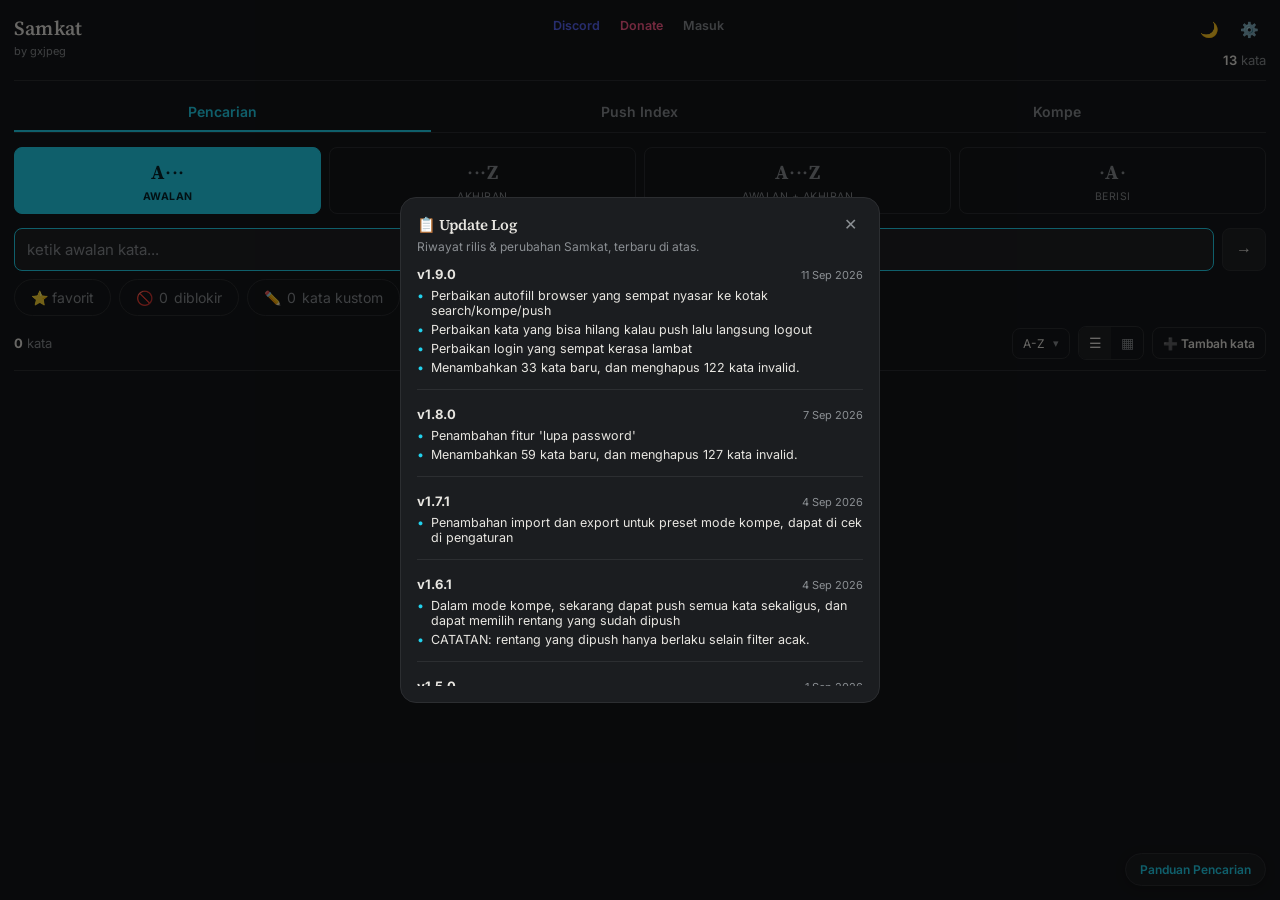
<file: index.html>
<!DOCTYPE html>
<html lang="id">

<head>
  <meta charset="UTF-8">
  <meta name="viewport" content="width=device-width, initial-scale=1.0, viewport-fit=cover">

    <title>Samkat – Sambung Kata | Cheatsheet roblox map sambung kata  </title>
  <meta name="description"
    content="Samkat, kamus referensi kata Bahasa Indonesia buat nyari & nyontek jawaban di map Roblox Sambung Kata.">
  <meta name="keywords"
    content="samkat, sambung kata, roblox sambung kata, cari kata awalan, cari kata akhiran, kamus kata indonesia, tts, scrabble indonesia, push index">
  <meta name="author" content="gxjpeg">
  <meta name="robots" content="index, follow">
  <link rel="canonical" href="https://sambungkata.gxjpeg.workers.dev/">

    <link rel="icon" type="image/png" href="assets/gx.png">
  <link rel="apple-touch-icon" href="assets/gx.png">

    <meta property="og:type" content="website">
  <meta property="og:site_name" content="Samkat">
  <meta property="og:title" content="Samkat – Cari Kata Awalan & Akhiran buat Sambung Kata">
  <meta property="og:description"
    content="Samkat, kamus referensi kata Bahasa Indonesia buat nyari & nyontek jawaban di map Roblox Sambung Kata.">
  <meta property="og:image" content="https://sambungkata.gxjpeg.workers.dev/assets/gx.png">
  <meta property="og:url" content="https://sambungkata.gxjpeg.workers.dev/">
  <meta property="og:locale" content="id_ID">

    <meta name="twitter:card" content="summary">
  <meta name="twitter:title" content="Samkat – Cari Kata Awalan & Akhiran buat Sambung Kata">
  <meta name="twitter:description"
    content="Samkat, kamus referensi kata Bahasa Indonesia buat nyari & nyontek jawaban di map Roblox Sambung Kata.">
  <meta name="twitter:image" content="https://sambungkata.gxjpeg.workers.dev/assets/gx.png">

    <script type="application/ld+json">
  {
    "@context": "https://schema.org",
    "@type": "WebApplication",
    "name": "Samkat",
    "url": "https://sambungkata.gxjpeg.workers.dev/",
    "description": "Samkat, kamus referensi kata Bahasa Indonesia buat nyari & nyontek jawaban di map Roblox Sambung Kata.",
    "applicationCategory": "UtilityApplication",
    "operatingSystem": "Any",
    "author": {
      "@type": "Person",
      "name": "gxjpeg"
    },
    "offers": {
      "@type": "Offer",
      "price": "0",
      "priceCurrency": "IDR"
    }
  }
  </script>

  <link rel="preconnect" href="https://fonts.googleapis.com">
  <link rel="preconnect" href="https://fonts.gstatic.com" crossorigin>
  <link
    href="https://fonts.googleapis.com/css2?family=Source+Serif+4:opsz,wght@8..60,400;8..60,600&amp;family=Merriweather:wght@400;700&amp;family=Playfair+Display:wght@400;600;700&amp;family=Lora:wght@400;500;600&amp;family=PT+Serif:wght@400;700&amp;family=Inter:wght@400;500;600&amp;family=Montserrat:wght@400;500;600&amp;family=Poppins:wght@400;500;600&amp;family=Roboto:wght@400;500;600&amp;family=Nunito:wght@400;500;600;700&amp;family=JetBrains+Mono:wght@400;500;600&amp;family=Roboto+Mono:wght@400;500;600&amp;family=Space+Mono:wght@400;700&amp;family=Fira+Code:wght@400;500;600&amp;family=Baloo+2:wght@500;600;700&amp;family=Quicksand:wght@500;600;700&amp;family=Comfortaa:wght@500;600;700&amp;family=Varela+Round&amp;family=Fredoka:wght@500;600;700&amp;display=swap"
    rel="stylesheet">
  <link rel="stylesheet" href="css/style.css?v=202608141">
</head>

<body data-theme="dark">
  <main>
  <div class="shell">

    <div class="header">
  <div class="brand">
    <h1>Samkat</h1>
    <span>by gxjpeg</span>
  </div>
  <div class="header-nav">
    <a href="https://discord.gg/zrcrBNJwX" target="_blank" rel="noopener" class="header-nav-link discord-link">Discord</a>
    <a href="https://saweria.co/gxjpeg" target="_blank" rel="noopener" class="header-nav-link donate-link">Donate</a>
    <button class="header-nav-link auth-link" id="authOpenBtn">Masuk</button>
  </div>
  <div class="header-actions">
    <div class="header-icons">
      <button class="icon-btn" id="themeToggle" title="Ganti tema">🌙</button>
      <button class="icon-btn" id="dbToggle" title="Kelola kamus">⚙️</button>
    </div>
    <div class="word-total"><b id="totalWordCount">0</b> kata</div>
  </div>
</div>

    <div class="tabs">
      <div class="tab active" data-tab="pencarian">Pencarian</div>
      <div class="tab" data-tab="push">Push Index</div>
      <div class="tab" data-tab="kompe">Kompe</div>
    </div>

    <section class="push-view" id="pushView">
      <div class="push-input-row">
        <div class="input-wrap">
          <input type="text" id="pushAwalanInput" autocomplete="off" placeholder="a...">
        </div>
        <span class="push-input-sep">–</span>
        <div class="input-wrap">
          <input type="text" id="pushAkhiranInput" autocomplete="off" placeholder="...z">
        </div>
      </div>
      <div class="index-group">
        <div class="index-group-head">
          <div class="index-group-title">Awalan</div><button class="index-clear" data-clear-index="start">hapus
            pilihan</button>
        </div>
        <div class="index-grid" id="startIndexGrid"></div>
      </div>
      <div class="index-group">
        <div class="index-group-head">
          <div class="index-group-title">Akhiran</div><button class="index-clear" data-clear-index="end">hapus
            pilihan</button>
        </div>
        <div class="index-grid" id="endIndexGrid"></div>
      </div>
      <div class="push-global-row">
        <span class="push-global-summary" id="pushGlobalSummary"><b>0</b>/0 index terpush | 0%</span>
      </div>
      <div class="push-word-toolbar">
        <div class="push-word-count" id="pushWordCount">Pilih awalan atau akhiran</div>
        <div class="toolbar-right">
          <div class="view-toggle" id="pushViewToggle">
            <button data-pv="list" class="active" title="List">☰</button>
            <button data-pv="grid" title="Grid">▦</button>
          </div>
          <div class="custom-select" id="pushSortSelect">
            <button type="button" class="custom-select-trigger">
              <span class="custom-select-trigger-label">A-Z</span>
              <span class="custom-select-chevron">▾</span>
            </button>
            <div class="custom-select-dropdown">
              <button type="button" class="custom-select-option" data-value="random">Acak</button>
              <button type="button" class="custom-select-option active" data-value="az">A-Z</button>
              <button type="button" class="custom-select-option" data-value="za">Z-A</button>
              <button type="button" class="custom-select-option" data-value="short">Terpendek</button>
              <button type="button" class="custom-select-option" data-value="long">Terpanjang</button>
            </div>
          </div>
          <button class="push-undo-btn" id="pushUndoBtn" disabled title="Batalin push terakhir (bisa 1 kata atau banyak sekaligus)">↩ Undo</button>
        </div>
      </div>
      <div class="push-batch-toolbar">
        <button class="push-batch-btn" id="pushAllBtn">Push Semua</button>
        <button class="push-batch-btn" id="pushRangeToggleBtn">Pilih Rentang</button>
      </div>
      <div class="push-range-info" id="pushRangeInfo" style="display:none;">
        <span id="pushRangeInfoText">Tap kata pertama buat mulai milih rentang</span>
        <div class="push-range-info-actions">
          <button class="push-batch-btn primary" id="pushRangeConfirmBtn" disabled>Push yang Dipilih</button>
          <button class="push-batch-btn ghost" id="pushRangeCancelBtn">Batal</button>
        </div>
      </div>
      <div class="push-words" id="pushWords"></div>
    </section>

    <section class="kompe-view" id="kompeView">
      <div class="kompe-modes">
        <button class="kompe-mode active" data-kompe-mode="normal">Mode Normal</button>
        <button class="kompe-mode" data-kompe-mode="brutal">Mode Brutal</button>
        <button class="kompe-mode" data-kompe-mode="trap">Trap</button>
      </div>
    
      <div class="input-wrap kompe-search" id="kompeSearchWrap">
        <input type="text" id="kompeSearchInput" autocomplete="off" placeholder="a...">
      </div>
    
      <div class="kompe-actions">
        <button class="kompe-btn" id="kompeBukaPresetBtn">Preset</button>
        <button class="kompe-btn" id="kompeBuatGrupBtn">Buat Grup</button>
        <button class="kompe-btn" id="kompeKelolaTrapBtn" style="display:none;">Kelola Trap Word</button>
        <div class="kompe-actions-right">
          <button class="kompe-btn ghost danger" id="kompeResetBtn">Reset</button>
        </div>
      </div>
      <div class="kompe-preset-current-label" id="kompePresetCurrentLabel" style="margin:-8px 0 12px;"></div>
    
      <div class="kompe-board" id="kompeBoard">
        <div class="kompe-col kompe-groups">
          <div class="kompe-col-title">Grup Trap</div>
          <div class="kompe-group-list" id="kompeGroupList"></div>
        </div>
      
        <div class="kompe-content" id="kompeContent">
          <div class="kompe-content-split">
            <div class="kompe-content-col">
              <div class="kompe-col-title">Rekomendasi Jawaban</div>
              <div class="kompe-word-list" id="kompeWordList"></div>
            </div>
            <div class="kompe-content-col">
              <div class="kompe-col-title">Trigger Trap</div>
              <div class="kompe-word-list kompe-trigger-list" id="kompeTriggerList"></div>
            </div>
          </div>
        </div>
      </div>

      <div class="kompe-trap-panel" id="kompeTrapPanel" style="display:none;">
        <p class="hint" style="margin-bottom:10px;">Cari kandidat trap baru: suffix yang punya banyak trigger tapi dikit counter/solve. Ga menjamin bakal spawn di in-game.</p>

        <div class="kompe-trap-length-row" id="trapLengthRow">
          <button class="kompe-trap-len-btn" data-trap-len="2">2 huruf</button>
          <button class="kompe-trap-len-btn" data-trap-len="3">3 huruf</button>
          <button class="kompe-trap-len-btn" data-trap-len="4">4 huruf</button>
          <button class="kompe-trap-len-btn active" data-trap-len="5">5 huruf</button>
        </div>

        <div class="kompe-trap-filter-grid">
          <div class="kompe-trap-filter-field">
            <label for="trapTriggerMin">Trigger Min</label>
            <input type="number" id="trapTriggerMin" min="0" placeholder="bebas">
          </div>
          <div class="kompe-trap-filter-field">
            <label for="trapTriggerMax">Trigger Max</label>
            <input type="number" id="trapTriggerMax" min="0" placeholder="bebas">
          </div>
          <div class="kompe-trap-filter-field">
            <label for="trapCounterMin">Solve Min</label>
            <input type="number" id="trapCounterMin" min="0" placeholder="bebas">
          </div>
          <div class="kompe-trap-filter-field">
            <label for="trapCounterMax">Solve Max</label>
            <input type="number" id="trapCounterMax" min="0" placeholder="bebas">
          </div>
        </div>

        <div class="kompe-trap-summary" id="trapResultSummary">Atur filter di atas buat mulai...</div>
        <div class="kompe-trap-results" id="trapResults"></div>
      </div>
    </section>

    <div class="search-section segment" id="filterSegment">
      <button data-mode="awalan" class="active">
        <span class="seg-pattern"><span class="seg-fill">A</span>···</span>
        <span class="seg-label">Awalan</span>
      </button>
      <button data-mode="akhiran">
        <span class="seg-pattern">···<span class="seg-fill">Z</span></span>
        <span class="seg-label">Akhiran</span>
      </button>
      <button data-mode="both">
        <span class="seg-pattern"><span class="seg-fill">A</span>···<span class="seg-fill">Z</span></span>
        <span class="seg-label">awalan + akhiran</span>
      </button>
      <button data-mode="mengandung">
        <span class="seg-pattern">·<span class="seg-fill">A</span>·</span>
        <span class="seg-label">Berisi</span>
      </button>
    </div>

    <div class="search-section input-row" id="inputRow"></div>

    <div class="search-section chip-row">
      <div class="chip" id="favChip">⭐ favorit</div>
      <div class="chip blocked-chip" id="blockedChip">🚫 <span id="blockedCount">0</span> diblokir</div>
      <div class="chip custom-chip" id="customWordsChip">✏️ <span id="customWordsCount">0</span> kata kustom</div>
    </div>

    <div class="search-section toolbar">
      <div class="result-count"><b id="resultCount">0</b> kata</div>
      <div class="toolbar-right">
        <div class="custom-select" id="sortSelect" aria-label="Urutkan hasil">
          <button type="button" class="custom-select-trigger">
            <span class="custom-select-trigger-label">A-Z</span>
            <span class="custom-select-chevron">▾</span>
          </button>
          <div class="custom-select-dropdown">
            <button type="button" class="custom-select-option" data-value="random">Acak</button>
            <button type="button" class="custom-select-option active" data-value="az">A-Z</button>
            <button type="button" class="custom-select-option" data-value="za">Z-A</button>
            <button type="button" class="custom-select-option" data-value="short">Terpendek</button>
            <button type="button" class="custom-select-option" data-value="long">Terpanjang</button>
          </div>
        </div>
        <div class="view-toggle">
          <button data-view="list" class="active" title="List">☰</button>
          <button data-view="grid" title="Grid">▦</button>
        </div>
        <button class="add-word-btn" id="addWordBtn">➕ Tambah kata</button>
      </div>
    </div>

    <div class="search-section results list" id="results"></div>
  </div>

  <div class="modal-overlay" id="blockedModal">
    <div class="modal">
      <button class="modal-close" id="closeBlockedModal">✕</button>
      <h3>🚫 Kata Diblokir</h3>
      <p class="hint">Kata yang diblokir disembunyikan dari hasil pencarian.</p>
      <button class="push-reset" id="unblockAllLocalBtn" style="width:100%; margin-bottom:10px;">🗑️ Batalkan Semua Blokiran</button>
      <div class="blocked-list" id="blockedList"></div>
      <p class="data-disclosure">Kata yang kamu blokir/tambahkan membantu kami menyempurnakan kamus.</p>
    </div>
  </div>

  <div class="modal-overlay" id="dbModal">
    <div class="modal">
      <button class="modal-close" id="closeDbModal">✕</button>
      <h3>⚙️ Kelola Kamus</h3>
      <p class="hint">Import kamus lengkap atau progress push index kamu di sini.</p>
      <div class="blocked-list">
        <details class="settings-section">
          <summary class="settings-section-label">Statistik <span class="settings-section-chevron">▾</span></summary>
          <div class="settings-section-body">
            <div class="blocked-item"><span>Total kata</span><b class="mono" id="dbTotal">0</b></div>
            <div class="blocked-item"><span>Favorit</span><b class="mono" id="dbFav">0</b></div>
            <div class="blocked-item"><span>Diblokir</span><b class="mono" id="dbBlocked">0</b></div>
            <div class="blocked-item"><span>Sudah dipush</span><b class="mono" id="dbPushed">0</b></div>
          </div>
        </details>

        <details class="settings-section" open>
          <summary class="settings-section-label">Tampilan <span class="settings-section-chevron">▾</span></summary>
          <div class="settings-section-body">
            <div class="blocked-item" style="flex-direction:column; align-items:stretch; gap:8px; padding:12px 2px;">
              <span>Warna aksen</span>
              <div class="custom-select" id="accentColorSelect" style="width:100%;">
                <button type="button" class="custom-select-trigger">
                  <span class="custom-select-trigger-label">Biru (default)</span>
                  <span class="custom-select-chevron">▾</span>
                </button>
                <div class="custom-select-dropdown">
                  <button type="button" class="custom-select-option active" data-value="biru">Biru (default)</button>
                  <button type="button" class="custom-select-option" data-value="pink">Pink</button>
                  <button type="button" class="custom-select-option" data-value="oren">Oren</button>
                  <button type="button" class="custom-select-option" data-value="hijau">Hijau</button>
                  <button type="button" class="custom-select-option" data-value="kuning">Kuning</button>
                  <button type="button" class="custom-select-option" data-value="ungu">Ungu</button>
                  <button type="button" class="custom-select-option" data-value="putih">Putih</button>
                  <button type="button" class="custom-select-option" data-value="abu">Abu-abu</button>
                </div>
              </div>
            </div>
            <div class="blocked-item" style="flex-direction:column; align-items:stretch; gap:8px; padding:12px 2px;">
              <span>Warna background</span>
              <div class="custom-select" id="bgModeSelect" style="width:100%;">
                <button type="button" class="custom-select-trigger">
                  <span class="custom-select-trigger-label">Default</span>
                  <span class="custom-select-chevron">▾</span>
                </button>
                <div class="custom-select-dropdown">
                  <button type="button" class="custom-select-option active" data-value="default">Default</button>
                  <button type="button" class="custom-select-option" data-value="warna">Ikuti warna pilihan</button>
                </div>
              </div>
            </div>
            <div class="blocked-item" style="flex-direction:column; align-items:stretch; gap:8px; padding:12px 2px;">
              <span>Font kata</span>
              <div class="font-picker" id="fontPicker">
                <button type="button" class="font-picker-trigger" id="fontPickerTrigger">
                  <span class="font-picker-trigger-name" id="fontPickerTriggerName">Source Serif 4</span>
                  <span class="font-picker-trigger-type" id="fontPickerTriggerType">Serif</span>
                  <span class="font-picker-chevron">▾</span>
                </button>
                <div class="font-picker-dropdown" id="fontPickerDropdown"></div>
              </div>
              <div class="font-picker-preview" id="fontPickerPreview"><b>Contoh tampilan</b>kucing lompat pagar</div>
            </div>
          </div>
        </details>

        <details class="settings-section">
          <summary class="settings-section-label">Preferensi <span class="settings-section-chevron">▾</span></summary>
          <div class="settings-section-body">
            <div class="blocked-item">
              <span>Tampilkan tombol panduan mengambang</span>
              <label class="switch-toggle">
                <input type="checkbox" id="guideToggleCheckbox" checked>
                <span class="switch-slider"></span>
              </label>
            </div>
            <div class="blocked-item">
              <span>Tampilkan tombol push di mode pencarian</span>
              <label class="switch-toggle">
                <input type="checkbox" id="searchPushToggleCheckbox">
                <span class="switch-slider"></span>
              </label>
            </div>
            <div class="blocked-item" style="flex-direction:column; align-items:stretch; gap:8px; padding:12px 2px;">
              <span>Ukuran tombol Push Index</span>
              <input type="range" id="tileSizeSlider" min="24" max="72" value="48" style="width:100%;">
            </div>
            <div class="blocked-item" style="flex-direction:column; align-items:stretch; gap:8px; padding:12px 2px;">
              <span>Ukuran teks kata</span>
              <input type="range" id="wordSizeSlider" min="12" max="28" value="20" style="width:100%;">
            </div>
          </div>
        </details>

        <details class="settings-section">
          <summary class="settings-section-label">Data <span class="settings-section-chevron">▾</span></summary>
          <div class="settings-section-body">
            <div class="blocked-item" style="flex-direction:column; align-items:stretch; gap:8px; padding:12px 2px;">
              <span>Kamus (kata) <span class="info-icon" id="importInfoIcon" title="Info">ⓘ</span></span>
              <div style="display:flex; gap:6px; flex-wrap:wrap;">
                <button id="importKamusBtn" class="io-btn">📥 Import</button>
                <button id="exportKamusJsonBtn" class="io-btn primary"> Export .json</button>
                <button id="exportKamusTxtBtn" class="io-btn"> Export .txt</button>
              </div>
            </div>
            <div class="blocked-item" style="flex-direction:column; align-items:stretch; gap:8px; padding:12px 2px;">
              <span>Progress Push</span>
              <div style="display:flex; gap:6px; flex-wrap:wrap;">
                <button id="importProgressBtn" class="io-btn">📥 Import</button>
                <button id="exportProgressJsonBtn" class="io-btn primary"> Export .json</button>
                <button id="exportProgressTxtBtn" class="io-btn"> Export .txt</button>
              </div>
            </div>
            <div class="blocked-item" style="flex-direction:column; align-items:stretch; gap:8px; padding:12px 2px;">
              <span>Trap (Preset Kompe)</span>
              <div style="display:flex; gap:6px; flex-wrap:wrap;">
                <button id="importTrapBtn" class="io-btn">📥 Import</button>
                <button id="exportTrapJsonBtn" class="io-btn primary"> Export .json</button>
              </div>
            </div>
            <div class="blocked-item" style="flex-direction:column; align-items:stretch; gap:8px; padding:12px 2px;">
              <span>Reset Index</span>
              <button class="push-reset" id="pushResetAll" style="width:100%;">Reset Index</button>
            </div>
          </div>
        </details>

        <details class="settings-section">
          <summary class="settings-section-label">Tentang <span class="settings-section-chevron">▾</span></summary>
          <div class="settings-section-body">
            <div class="blocked-item">
              <span>Versi Samkat</span>
              <span class="update-log-version-tag" id="currentVersionTag"></span>
            </div>
            <div class="blocked-item" style="padding-top:10px;">
              <button class="io-btn kompe-modal-submit" id="updateLogBtn" style="width:100%;">Lihat Update Log</button>
            </div>
          </div>
        </details>
      </div>
      <input type="file" id="importKamusFile" accept=".txt,.json" style="display:none;">
      <input type="file" id="importProgressFile" accept=".txt,.json" style="display:none;">
      <input type="file" id="importTrapFile" accept=".json" style="display:none;">
    </div>
  </div>

  <div class="modal-overlay" id="importInfoModal">
    <div class="modal">
      <button class="modal-close" id="closeImportInfoModal">✕</button>
      <h3>Import / Export Kamus &amp; Progress</h3>
      <h5>Kamus</h5>
      <p class="hint">File .txt (1 kata per baris) atau .json ({"indexedDB":{"words":[...]}} atau array kata). Kata baru
        digabung ke kamus yang ada.</p>
      <h5>Progress Push</h5>
      <p class="hint">File .txt (1 kata per baris) atau .json ({"pushedWords":[...]}). Dipakai buat mulihin atau
        nyambung progress push index kamu.</p>
    </div>
  </div>

  <div class="modal-overlay" id="addWordModal">
    <div class="modal">
      <button class="modal-close" id="closeAddWordModal">✕</button>
      <h3>➕ Tambah Kata</h3>
      <p class="hint">Kata baru bakal langsung masuk ke kamus dan kesimpen permanen.</p>
      <div class="input-wrap" style="margin-top:8px;">
        <input type="text" id="addWordInput" autocomplete="off" placeholder="ketik kata baru, tekan Enter buat nambahin..." maxlength="86">
      </div>
    </div>
  </div>

  <div class="modal-overlay" id="kompeGroupModal">
    <div class="modal">
      <button class="modal-close" id="closeKompeGroupModal">✕</button>
      <h3>➕ Buat Grup Trap</h3>
      <p class="hint">Pilih mode dulu, baru ketik kata/segmen trap-nya.</p>

      <div class="kompe-modal-section">
        <div class="kompe-modal-label">Mode</div>
        <div class="kompe-modal-mode-row">
          <button class="kompe-modal-mode-btn" data-modal-mode="normal">
            Normal
            <span class="kompe-modal-mode-sub">maks. 3 huruf</span>
          </button>
          <button class="kompe-modal-mode-btn" data-modal-mode="brutal">
            Brutal
            <span class="kompe-modal-mode-sub">maks. 5 huruf</span>
          </button>
        </div>
      </div>

      <div class="kompe-modal-section">
        <div class="kompe-modal-label">Segmen Trap</div>
        <div class="input-wrap kompe-modal-input-wrap">
          <input type="text" id="kompeModalInput" autocomplete="off" placeholder="pilih mode dulu..." disabled>
          <span class="kompe-modal-charcount" id="kompeModalCharCount"></span>
        </div>
      </div>

      <div class="kompe-modal-stats">
        <span>trigger : <b id="kompeModalTriggerCount">0</b></span>
        <span>counter : <b id="kompeModalCounterCount">0</b></span>
      </div>
      <div class="kompe-modal-preview">
        <div class="kompe-modal-col" id="kompeModalTriggerPreview"></div>
        <div class="kompe-modal-col" id="kompeModalCounterPreview"></div>
      </div>

      <div class="kompe-modal-section">
        <div class="kompe-modal-label">Weight (prioritas kata, 0-10000)</div>
        <div class="input-wrap">
          <input type="number" id="kompeModalWeight" min="0" max="10000" step="1" value="0" placeholder="0-10000">
        </div>
      </div>

      <button class="io-btn primary kompe-modal-submit" id="kompeModalSubmitBtn">Submit Grup</button>
    </div>
  </div>

  <div class="modal-overlay" id="kelolaTrapModal">
    <div class="modal">
      <button class="modal-close" id="closeKelolaTrapModal">✕</button>
      <h3>🪤 Kelola Trap Word</h3>
      <p class="hint">Trap aktif kesimpen &amp; sinkron ke akun kamu. Tambah dari hasil eksplorasi, atau manual di sini. Detail trigger/counter tiap grup bisa dilihat lewat tombol panah di sidebar "Grup Trap" pada halaman Kompe.</p>

      <div class="kelola-trap-tabs">
        <button class="kelola-trap-tab active" data-kelola-tab="normal">Mode Normal</button>
        <button class="kelola-trap-tab" data-kelola-tab="brutal">Mode Brutal</button>
      </div>

      <div class="kompe-trap-add-row">
        <div class="input-wrap">
          <input type="text" id="kelolaTrapInput" autocomplete="off" placeholder="ketik segmen trap..." maxlength="3">
        </div>
        <button class="io-btn primary" id="kelolaTrapAddBtn">Tambah</button>
      </div>
      <p class="hint" id="kelolaTrapStats" style="margin:8px 0 0; min-height:16px;"></p>

      <div class="kelola-trap-list" id="kelolaTrapList" style="margin-top:10px;"></div>
    </div>
  </div>

  <div class="modal-overlay" id="kompePresetModal">
    <div class="modal">
      <button class="modal-close" id="closeKompePresetModal">✕</button>
      <div class="kompe-preset-modal-head">
        <h3 id="kompePresetModalTitle">Preset</h3>
        <div class="kompe-preset-modal-head-actions">
          <button class="kompe-preset-edit-toggle" id="kompeBuatPresetBtn">+ Buat Preset</button>
          <button class="kompe-preset-edit-toggle" id="kompePresetEditToggle">edit preset</button>
        </div>
      </div>
      <p class="hint" style="margin-top:8px;">Maks 10 preset per mode. Preset baru selalu mulai kosong.</p>
      <div class="kompe-preset-list" id="kompePresetList"></div>
    </div>
  </div>

  <div class="modal-overlay" id="importTrapModal">
    <div class="modal">
      <button class="modal-close" id="closeImportTrapModal">✕</button>
      <h3>Import Trap</h3>
      <p class="hint" id="importTrapSummaryText" style="margin-top:8px;"></p>
      <div style="display:flex; gap:8px; flex-wrap:wrap; margin-top:14px;">
        <button class="io-btn primary" id="importTrapMergeBtn">Merge</button>
        <button class="io-btn danger" id="importTrapRewriteBtn">Rewrite</button>
        <button class="io-btn" id="importTrapCancelBtn">Batal</button>
      </div>
    </div>
  </div>

  <div class="modal-overlay" id="caraBermainModal">
    <div class="modal">
      <button class="modal-close" id="closeCaraBermainModal">✕</button>

      <div id="guideContentPencarian" class="guide-content">
        <h3>📖 Panduan Pencarian</h3>
        <p class="hint" style="margin-bottom:10px;">Berfungsi untuk mencari kata yang berlaku di map Roblox Sambung Kata.</p>
        <ul style="margin:0; padding-left:18px; font-size:13px; color:var(--muted); display:flex; flex-direction:column; gap:8px;">
          <li><b style="color:var(--text);">Awalan</b>: mencari kata berdasarkan huruf awal yang kamu masukkan. Contoh: input <b style="color:var(--accent);">an</b> → hasil: <b style="color:var(--accent);">an</b>akonda, <b style="color:var(--accent);">an</b>tena, <b style="color:var(--accent);">an</b>ggur</li>
          <li><b style="color:var(--text);">Akhiran</b>: mencari kata berdasarkan huruf akhir yang kamu masukkan. Contoh: input <b style="color:var(--accent);">an</b> → hasil: makan<b style="color:var(--accent);">an</b>, jalan<b style="color:var(--accent);">an</b>, hutan<b style="color:var(--accent);">an</b></li>
          <li><b style="color:var(--text);">Awalan + Akhiran</b>: mencari kata yang sekaligus diawali dan diakhiri huruf tertentu. Contoh: awalan <b style="color:var(--accent);">k</b>, akhiran <b style="color:var(--accent);">k</b> → hasil: <b style="color:var(--accent);">k</b>oto<b style="color:var(--accent);">k</b>, <b style="color:var(--accent);">k</b>otak-kata<b style="color:var(--accent);">k</b></li>
          <li><b style="color:var(--text);">Grid</b>: tampilan hasil pencarian dalam bentuk kotak-kotak, cocok kalau kamu mau lihat banyak kata sekaligus dalam satu layar</li>
          <li><b style="color:var(--text);">Favorit</b>: menandai kata yang sering kamu pakai biar gampang ditemukan lagi lewat filter ⭐</li>
          <li><b style="color:var(--text);">Blokir</b>: menyembunyikan kata yang menurut kamu tidak valid atau tidak ingin muncul lagi di hasil pencarian</li>
          <li><b style="color:var(--text);">Tambah kata</b>: memasukkan kata baru ke kamus kalau ada kata valid yang belum tersedia</li>
        </ul>
      </div>

      <div id="guideContentPush" class="guide-content" style="display:none;">
        <h3>📖 Panduan Push Index</h3>
        <p class="hint" style="margin-bottom:10px;">Menu ini membantu kamu mengejar title pencapaian index di map Roblox Sambung Kata.</p>
        <ul style="margin:0 0 14px; padding-left:18px; font-size:13px; color:var(--muted); display:flex; flex-direction:column; gap:8px;">
          <li><b style="color:var(--text);">Tombol abjad Awalan (A–Z)</b>: menentukan huruf awal kata yang mau ditampilkan</li>
          <li><b style="color:var(--text);">Tombol abjad Akhiran (A–Z)</b>: menentukan huruf akhir kata yang mau ditampilkan</li>
          <li><b style="color:var(--text);">Undo</b>: mengembalikan kata yang tidak sengaja ter-push</li>
          <li><b style="color:var(--text);">Grid</b>: sama seperti di menu Pencarian, tampilan kata dalam bentuk kotak-kotak</li>
        </ul>
        <p class="hint" style="font-weight:600; color:var(--text); margin-bottom:6px;">Cara menggunakan:</p>
        <ol style="margin:0; padding-left:18px; font-size:13px; color:var(--muted); display:flex; flex-direction:column; gap:6px;">
          <li>Masukkan huruf awalan dan/atau akhiran kata yang mau kamu kerjakan</li>
          <li>Kalau kata itu sudah kamu input ke dalam game, klik kata tersebut di daftar — kata akan ditandai sebagai "terpush" dan progress index kamu bakal bertambah</li>
          <li>Kalau kata ternyata tidak valid atau tidak bisa diinput di map Samkat, tekan tombol ✕ untuk memblokir kata itu biar tidak muncul lagi</li>
        </ol>
      </div>

      <div id="guideContentKompe" class="guide-content" style="display:none;">
        <h3>📖 Panduan Mode Kompe</h3>
        <p class="hint" style="margin-bottom:10px;">Menu ini cocok buat kamu yang lagi mengejar win, dengan cara memasang trap ke lawan sesuai mode yang dipilih.</p>
        <ul style="margin:0 0 14px; padding-left:18px; font-size:13px; color:var(--muted); display:flex; flex-direction:column; gap:8px;">
          <li><b style="color:var(--text);">Trigger</b>: kata yang mengandung trap di bagian akhir kata. Kata ini yang kamu kasih ke lawan biar mereka kejebak harus nyambung dari segmen trap tersebut</li>
          <li><b style="color:var(--text);">Counter</b>: kata yang mengandung trap di bagian awal kata. Ini kata cadangan buat kamu sendiri, jaga-jaga kalau kamu yang kena kasih kata berakhiran trap</li>
          <li><b style="color:var(--text);">Weight</b>: bobot prioritas kata. Kata dengan weight terbesar bakal muncul paling atas di daftar (diurutkan dari weight terbesar ke terkecil)</li>
          <li><b style="color:var(--text);">Buat Grup</b>: menyimpan kumpulan trap. Di pencarian, kata aman (tidak membuka jalan ke trap) diprioritaskan muncul duluan, kata beresiko turun ke bawah dengan badge merah</li>
          <li><b style="color:var(--text);">Badge merah</b>: nunjukin salah satu kemungkinan spawn kata ini (2-5 huruf terakhir) bisa dipakai lawan buat balas pakai kata trigger. Kalau itu kejadian, giliran solve trap balik ke kamu di ronde berikutnya. Semakin banyak trap yang kesebut di badge, semakin beresiko kata itu ditulis</li>
          <li><b style="color:var(--text);">🪤 Trap</b>: mode eksplorasi buat nemuin kandidat trap word baru. Atur panjang suffix (2-5 huruf) dan filter trigger/solve, hasilnya muncul otomatis. Kandidat yang cocok bisa langsung ditambah ke "Kelola Trap Word" biar kesimpen &amp; sinkron ke akun kamu</li>
        </ul>
        <p class="hint" style="font-weight:600; color:var(--text); margin-bottom:6px;">Cara bermain:</p>
        <p class="hint" style="font-size:13px; margin:0;">Setiap kata yang sudah kamu pakai bisa diklik untuk disembunyikan dari daftar, biar tidak terinput dua kali. Kalau match sudah selesai, klik tombol Reset untuk memunculkan lagi semua kata yang sempat disembunyikan.</p>
      </div>
    </div>
  </div>

  <button class="guide-float-btn" id="guideFloatBtn">Panduan Pencarian</button>

  <div class="modal-overlay" id="authModal">
  <div class="modal">
    <button class="modal-close" id="closeAuthModal">✕</button>
    <h3>Akun</h3>

    <div id="authLoggedOutView">
      <div class="kompe-modal-mode-row" style="margin-bottom:14px;">
        <button class="kompe-modal-mode-btn auth-tab active" data-auth-tab="login">Login</button>
        <button class="kompe-modal-mode-btn auth-tab" data-auth-tab="register">Daftar</button>
      </div>

      <div class="auth-warning">
        ⚠️ <b>Peringatan!</b> Password (PIN) harus diingat dengan baik. Kalau lupa, pemulihan cuma bisa lewat admin (kontak admin di Discord).
      </div>

      <div class="auth-info">
        ℹ️ Buat akun berfungsi untuk menyimpan kata terpush, kata terblokir, grup trap, dan favorit. Username yang dimasukkan tidak harus username Roblox.
      </div>

      <form id="authForm" autocomplete="on">
      <div class="kompe-modal-section">
        <div class="kompe-modal-label">Username</div>
        <div class="input-wrap">
          <input type="text" id="authUsernameInput" name="username" autocomplete="username" placeholder="username (3-20 karakter)">
        </div>
      </div>

      <div class="kompe-modal-section">
        <div class="kompe-modal-label">Password</div>
        <div class="input-wrap">
          <input type="password" id="authPinInput" name="password" autocomplete="current-password" placeholder="min. 8 karakter, ada huruf besar & angka">
          <span class="pw-toggle-icon" data-toggle-for="authPinInput">Show</span>
        </div>
      </div>

      <div class="kompe-modal-section" id="authConfirmPinWrap" style="display:none;">
        <div class="kompe-modal-label">Ulangi Password</div>
        <div class="input-wrap">
          <input type="password" id="authConfirmPinInput" name="new-password-confirm" autocomplete="new-password" placeholder="ulangi password">
          <span class="pw-toggle-icon" data-toggle-for="authConfirmPinInput">Show</span>
        </div>
      </div>

      <div id="authErrorMsg" class="auth-error" style="display:none;"></div>

      <button class="io-btn primary kompe-modal-submit" id="authSubmitBtn" type="submit">Login</button>
      </form>
      <button type="button" class="auth-forgot-pin-link" id="forgotPinLink">Lupa Password?</button>
    </div>

    <div id="authLoggedInView" style="display:none;">
      <p class="hint">Login sebagai <b id="authCurrentUsername" style="color:var(--text);"></b></p>
      <button class="io-btn primary kompe-modal-submit" id="authLogoutBtn" style="background:var(--red); border-color:var(--red); color:#fff;">Logout</button>

      <button class="io-btn kompe-modal-submit" id="backupHistoryBtn">Riwayat Backup</button>

      <div class="admin-panel" id="adminPanel" style="display:none;">
        <div class="admin-panel-title">Panel Admin</div>
        <button class="io-btn kompe-modal-submit" id="reportedWordsBtn">Reported Words</button>
        <button class="io-btn kompe-modal-submit" id="pinResetBtn" style="display:none;">Reset PIN User</button>
        <button class="io-btn kompe-modal-submit" id="backfillReportedBtn">Tarik Data</button>
        <button class="io-btn kompe-modal-submit admin-danger" id="unblockAllBtn">Batal Block Semua</button>
        <button class="io-btn kompe-modal-submit admin-danger" id="unblockAllCustomBtn">Batalkan Semua Custom Words</button>
      </div>
    </div>
  </div>
</div>

<div class="modal-overlay" id="backupModal">
  <div class="modal">
    <button class="modal-close" id="closeBackupModal">✕</button>
    <h3>Riwayat Backup</h3>
    <p class="hint">Snapshot data lu (kata terpush, grup trap, dll) dari waktu ke waktu. Pilih salah satu buat dibalikin kalau ada data yang ke-ilangan.</p>
    <div class="backup-list" id="backupListEl"></div>
  </div>
</div>

<div class="modal-overlay" id="updateLogModal">
  <div class="modal">
    <button class="modal-close" id="closeUpdateLogModal">✕</button>
    <h3>📋 Update Log</h3>
    <p class="hint">Riwayat rilis & perubahan Samkat, terbaru di atas.</p>
    <div class="update-log-list" id="updateLogList"></div>
  </div>
</div>

<div class="modal-overlay" id="reportedWordsModal">
  <div class="modal">
    <button class="modal-close" id="closeReportedWordsModal">✕</button>
    <h3>Reported Words</h3>
    <p class="hint">Kata blocked/custom yang terkumpul dari semua user (unik, ga dobel).</p>

    <div class="reported-section">
      <div class="reported-section-title">Kata Diblokir</div>
      <div class="blocked-list" id="reportedBlockedList"></div>
    </div>

    <div class="reported-section">
      <div class="reported-section-title">Kata Kustom</div>
      <div class="blocked-list" id="reportedCustomList"></div>
    </div>

    <details class="settings-section reported-debug">
      <summary class="settings-section-label">Debug <span class="settings-section-chevron">▾</span></summary>
      <div class="settings-section-body">
        <pre id="reportedWordsJson"></pre>
      </div>
    </details>

    <button class="io-btn primary kompe-modal-submit" id="downloadReportedWordsBtn" style="margin-top:12px;">⬇ Download .json</button>
  </div>
</div>

<div class="modal-overlay" id="forgotPinModal">
  <div class="modal">
    <button class="modal-close" id="closeForgotPinModal">✕</button>
    <h3>Lupa Password?</h3>
    <p class="hint">Hubungi admin di Discord (gxjpeg, lalalavienroselalala, lilylovely165) untuk mendapatkan kode reset. Kode cuma berlaku 30 menit &amp; sekali pakai.</p>

    <div class="kompe-modal-section">
      <div class="kompe-modal-label">Username</div>
      <div class="input-wrap">
        <input type="text" id="forgotPinUsernameInput" autocomplete="username" placeholder="username kamu">
      </div>
    </div>

    <div class="kompe-modal-section">
      <div class="kompe-modal-label">Kode dari Admin</div>
      <div class="input-wrap">
        <input type="text" id="forgotPinCodeInput" autocomplete="one-time-code" placeholder="XKLA-92MF-QPLE-8ZRT">
      </div>
    </div>

    <div class="kompe-modal-section">
      <div class="kompe-modal-label">Password Baru</div>
      <div class="input-wrap">
        <input type="password" id="forgotPinNewInput" autocomplete="new-password" placeholder="min. 8 karakter, ada huruf besar & angka">
        <span class="pw-toggle-icon" data-toggle-for="forgotPinNewInput">Show</span>
      </div>
    </div>

    <div class="kompe-modal-section">
      <div class="kompe-modal-label">Ulangi Password Baru</div>
      <div class="input-wrap">
        <input type="password" id="forgotPinConfirmInput" autocomplete="new-password" placeholder="ulangi password baru">
        <span class="pw-toggle-icon" data-toggle-for="forgotPinConfirmInput">Show</span>
      </div>
    </div>

    <div id="forgotPinErrorMsg" class="auth-error" style="display:none;"></div>

    <button class="io-btn primary kompe-modal-submit" id="forgotPinSubmitBtn" type="button">Ganti Password</button>
  </div>
</div>

<div class="modal-overlay" id="pinResetModal">
  <div class="modal">
    <button class="modal-close" id="closePinResetModal">✕</button>
    <h3>Reset PIN User</h3>
    <p class="hint">Pilih username, generate kode, terus kirim manual ke usernya via Discord. Kode berlaku 30 menit &amp; sekali pakai.</p>

    <div class="input-wrap" style="margin-bottom:8px;">
      <input type="text" id="pinResetSearchInput" autocomplete="off" placeholder="cari username...">
    </div>
    <div class="blocked-list" id="pinResetUserList" style="max-height:220px; overflow-y:auto;"></div>

    <div id="pinResetSelectedWrap" style="display:none; margin-top:14px;">
      <p class="hint">Target: <b class="mono" id="pinResetSelectedUsername" style="color:var(--text);"></b></p>
      <button class="io-btn primary kompe-modal-submit" id="pinResetGenerateBtn" type="button">Generate Kode Reset</button>
    </div>

    <div id="pinResetCodeWrap" style="display:none; margin-top:14px;">
      <p class="hint">Kode ini cuma ditampilin sekali, salin & kirim manual ke usernya sekarang:</p>
      <div class="input-wrap">
        <input type="text" id="pinResetCodeOutput" class="mono" readonly>
        <span class="pin-reset-copy-btn" id="pinResetCopyBtn">Salin</span>
      </div>
      <p class="hint" id="pinResetExpiryHint"></p>
    </div>
  </div>
</div>

  <div class="toast" id="toast"></div>
  </main>

  <script src="js/script.js?v=202609071"></script>
</body>

</html>
</file>
<file: css/style.css>
:root {
  --bg: #15171A;
  --panel: #1B1D20;
  --panel-alt: #1F2124;
  --border: #2C2E31;
  --text: #E8E6E1;
  --muted: #8B8F93;
  --accent: #22D3EE;
  --accent-ink: #04232B;
  --teal: #5FCB8F;
  --red: #E5484D;
  --hit: #FFB020;
  --radius: 8px;
  --index-tile-min: 32px;
  --word-text-size: 20px;
}

[data-theme="light"] {
  --bg: #F2F0EA;
  --panel: #F8F7F2;
  --panel-alt: #ECE9E1;
  --border: #DDD9CE;
  --text: #2B2A26;
  --muted: #6B6A63;
  --accent: #0E8FA8;
  --accent-ink: #FFFFFF;
  --teal: #2F7D53;
  --red: #C22B2B;
  --hit: #C77800;
}

[data-accent="biru"] { --accent: #22D3EE; --accent-ink: #04232B; }
[data-accent="pink"] { --accent: #F472B6; --accent-ink: #2B0A17; }
[data-accent="oren"] { --accent: #FB923C; --accent-ink: #2B1503; }
[data-accent="hijau"] { --accent: #4ADE80; --accent-ink: #062E13; }
[data-accent="kuning"] { --accent: #FACC15; --accent-ink: #2E2400; }
[data-accent="ungu"] { --accent: #A78BFA; --accent-ink: #1E1235; }
[data-accent="putih"] { --accent: #FFFFFF; --accent-ink: #15171A; }
[data-accent="abu"] { --accent: #D1D5DB; --accent-ink: #1C1F23; }

[data-theme="light"][data-accent="biru"] { --accent: #0E8FA8; --accent-ink: #FFFFFF; }
[data-theme="light"][data-accent="pink"] { --accent: #DB2777; --accent-ink: #FFFFFF; }
[data-theme="light"][data-accent="oren"] { --accent: #C2410C; --accent-ink: #FFFFFF; }
[data-theme="light"][data-accent="hijau"] { --accent: #15803D; --accent-ink: #FFFFFF; }
[data-theme="light"][data-accent="kuning"] { --accent: #A16207; --accent-ink: #FFFFFF; }
[data-theme="light"][data-accent="ungu"] { --accent: #6D28D9; --accent-ink: #FFFFFF; }
[data-theme="light"][data-accent="putih"] { --accent: #9CA3AF; --accent-ink: #1C1C1C; }
[data-theme="light"][data-accent="abu"] { --accent: #4B5563; --accent-ink: #FFFFFF; }

[data-bgmode="warna"][data-accent="biru"] { --bg: #131A1E; --panel: #171F23; --panel-alt: #1C2529; }
[data-bgmode="warna"][data-accent="pink"] { --bg: #1F1417; --panel: #241619; --panel-alt: #2A181C; }
[data-bgmode="warna"][data-accent="oren"] { --bg: #1E1712; --panel: #231A14; --panel-alt: #291E17; }
[data-bgmode="warna"][data-accent="hijau"] { --bg: #131C16; --panel: #17211A; --panel-alt: #1C271F; }
[data-bgmode="warna"][data-accent="kuning"] { --bg: #1D1B10; --panel: #222014; --panel-alt: #282618; }
[data-bgmode="warna"][data-accent="ungu"] { --bg: #1A1620; --panel: #1F1A26; --panel-alt: #251F2D; }

[data-theme="light"][data-bgmode="warna"][data-accent="biru"] { --bg: #F0F9FB; --panel: #FFFFFF; --panel-alt: #E0F2F5; }
[data-theme="light"][data-bgmode="warna"][data-accent="pink"] { --bg: #FDF2F6; --panel: #FFFFFF; --panel-alt: #FCE7F0; }
[data-theme="light"][data-bgmode="warna"][data-accent="oren"] { --bg: #FFF7ED; --panel: #FFFFFF; --panel-alt: #FFEDD5; }
[data-theme="light"][data-bgmode="warna"][data-accent="hijau"] { --bg: #F0FDF4; --panel: #FFFFFF; --panel-alt: #DCFCE7; }
[data-theme="light"][data-bgmode="warna"][data-accent="kuning"] { --bg: #FEFCE8; --panel: #FFFFFF; --panel-alt: #FEF9C3; }
[data-theme="light"][data-bgmode="warna"][data-accent="ungu"] { --bg: #FAF5FF; --panel: #FFFFFF; --panel-alt: #F3E8FF; }

* {
  box-sizing: border-box;
  -webkit-tap-highlight-color: transparent;
}

::-webkit-scrollbar {
  width: 6px;
  height: 6px;
}
::-webkit-scrollbar-track {
  background: transparent;
}
::-webkit-scrollbar-thumb {
  background: var(--border);
  border-radius: 10px;
}
::-webkit-scrollbar-thumb:hover {
  background: var(--accent);
}

* {
  scrollbar-width: thin;
  scrollbar-color: var(--border) transparent;
}

html,
body {
  margin: 0;
  padding: 0;
  background: var(--bg);
  color: var(--text);
}

main {
  display: contents;
}

body {
  font-family: 'Inter', sans-serif;
  min-height: 100vh;
  transition: background .2s ease, color .2s ease;
  --font-word: 'Source Serif 4', serif;
}

.custom-select {
  position: relative;
}

.custom-select-trigger {
  display: flex;
  align-items: center;
  gap: 8px;
  width: 100%;
  padding: 7px 10px;
  background: transparent;
  border: 1px solid var(--border);
  border-radius: var(--radius, 8px);
  color: var(--text);
  font-family: 'Inter', sans-serif;
  font-size: 12px;
  cursor: pointer;
  text-align: left;
}

.custom-select-trigger-label {
  flex: 1;
  overflow: hidden;
  text-overflow: ellipsis;
  white-space: nowrap;
  color: var(--text);
  font-size: 12px;
}

.custom-select-chevron {
  flex-shrink: 0;
  color: var(--muted);
  font-size: 11px;
  transition: transform .15s ease;
}

.custom-select.open .custom-select-chevron {
  transform: rotate(180deg);
}

.custom-select-dropdown {
  display: none;
  position: absolute;
  z-index: 50;
  top: calc(100% + 6px);
  left: 0;
  right: auto;
  min-width: 100%;
  width: max-content;
  max-width: min(240px, 90vw);
  max-height: 260px;
  overflow-y: auto;
  background: var(--panel-alt, var(--panel));
  border: 1px solid var(--border);
  border-radius: var(--radius, 8px);
  padding: 6px;
  box-shadow: 0 8px 24px rgba(0,0,0,.25);
}

.custom-select.open .custom-select-dropdown {
  display: block;
}

.custom-select-option {
  display: block;
  width: 100%;
  padding: 8px 8px;
  background: transparent;
  border: none;
  border-radius: 6px;
  color: var(--text);
  font-size: 13px;
  cursor: pointer;
  text-align: left;
  overflow: hidden;
  text-overflow: ellipsis;
  white-space: nowrap;
}

.custom-select-option:hover {
  background: var(--border);
}

.custom-select-option.active {
  background: var(--accent);
  color: var(--accent-ink);
}

.font-picker {
  position: relative;
  width: 100%;
}

.font-picker-trigger {
  display: flex;
  align-items: center;
  gap: 8px;
  width: 100%;
  padding: 7px 8px;
  background: transparent;
  border: 1px solid var(--border);
  border-radius: var(--radius, 8px);
  
  color: var(--text);
  font-family: 'Inter', sans-serif;
  font-size: 12px;
  cursor: pointer;
  text-align: left;
}

.font-picker-trigger-name {
  flex: 1;
  overflow: hidden;
  text-overflow: ellipsis;
  white-space: nowrap;
  color: var(--text);
  font-size: 13px;
}

.font-picker-trigger-type {
  flex-shrink: 0;
  font-size: 11px;
  color: var(--muted);
  border: 1px solid var(--border);
  border-radius: 999px;
  padding: 2px 8px;
  white-space: nowrap;
}

.font-picker-chevron {
  flex-shrink: 0;
  color: var(--muted);
  font-size: 11px;
  transition: transform .15s ease;
}

.font-picker.open .font-picker-chevron {
  transform: rotate(180deg);
}

.font-picker-dropdown {
  display: none;
  position: absolute;
  z-index: 50;
  top: calc(100% + 6px);
  left: 0;
  right: 0;
  max-height: 320px;
  overflow-y: auto;
  background: var(--panel-alt, var(--panel));
  border: 1px solid var(--border);
  border-radius: var(--radius, 8px);
  padding: 6px;
  box-shadow: 0 8px 24px rgba(0,0,0,.25);
}

.font-picker.open .font-picker-dropdown {
  display: block;
}

.font-picker-group-label {
  font-size: 10px;
  text-transform: uppercase;
  letter-spacing: .04em;
  color: var(--muted);
  padding: 8px 8px 4px;
}

.font-picker-group:first-child .font-picker-group-label {
  padding-top: 4px;
}

.font-picker-option {
  display: flex;
  align-items: center;
  gap: 8px;
  width: 100%;
  padding: 8px 8px;
  background: transparent;
  border: none;
  border-radius: 6px;
  color: var(--text);
  cursor: pointer;
  text-align: left;
}

.font-picker-option:hover {
  background: var(--border);
}

.font-picker-option.active {
  background: var(--accent);
  color: var(--accent-ink);
}

.font-picker-option.active .font-picker-option-type {
  color: var(--accent-ink);
  border-color: currentColor;
  opacity: .8;
}

.font-picker-option.active .font-picker-option-name {
  color: var(--accent-ink);
}

.font-picker-option-name {
  flex: 1;
  overflow: hidden;
  text-overflow: ellipsis;
  white-space: nowrap;
  font-size: 14px;
  color: var(--text);
}

.font-picker-option-type {
  flex-shrink: 0;
  font-size: 10px;
  color: var(--muted);
  border: 1px solid var(--border);
  border-radius: 999px;
  padding: 2px 7px;
  white-space: nowrap;
}

.font-picker-custom-group {
  margin-top: 4px;
  padding-top: 8px;
  border-top: 1px solid var(--border);
}

.font-picker-custom-row {
  display: flex;
  gap: 6px;
  padding: 0 8px;
}

.font-picker-custom-row input {
  flex: 1;
  min-width: 0;
  padding: 8px;
  border-radius: 6px;
  border: 1px solid var(--border);
  background: var(--bg);
  color: var(--text);
  font-size: 13px;
}

.font-picker-custom-row button {
  flex-shrink: 0;
  padding: 8px 12px;
  border-radius: 6px;
  border: 1px solid var(--accent);
  background: var(--accent);
  color: var(--accent-ink);
  font-size: 13px;
  cursor: pointer;
  white-space: nowrap;
}

.font-picker-custom-hint {
  font-size: 11px;
  color: var(--muted);
  margin: 6px 8px 2px;
}

.font-picker-custom-status {
  font-size: 11px;
  margin: 4px 8px 2px;
  min-height: 14px;
}

.font-picker-custom-status.checking {
  color: var(--muted);
}

.font-picker-custom-status.found {
  color: #22C55E;
}

.font-picker-custom-status.not-found {
  color: var(--red);
}

.font-picker-preview {
  margin: 8px 2px 0;
  padding: 10px 10px;
  background: var(--panel-alt, var(--panel));
  border: 1px dashed var(--border);
  border-radius: var(--radius, 8px);
  font-family: var(--font-word);
  font-size: 19px;
  line-height: 1.3;
  color: var(--text);
  overflow-wrap: anywhere;
}

.font-picker-preview b {
  font-size: 10px;
  font-weight: 600;
  text-transform: uppercase;
  letter-spacing: .04em;
  color: var(--muted);
  font-family: 'Inter', sans-serif;
  display: block;
  margin-bottom: 4px;
}

.settings-section {
  border-bottom: 1px solid var(--border);
}

.settings-section:last-child {
  border-bottom: none;
}

.settings-section-label {
  display: flex;
  align-items: center;
  justify-content: space-between;
  gap: 8px;
  padding: 14px 2px;
  font-size: 11px;
  text-transform: uppercase;
  letter-spacing: .05em;
  color: var(--muted);
  font-family: 'Inter', sans-serif;
  font-weight: 600;
  cursor: pointer;
  user-select: none;
  list-style: none;
}

.settings-section-label::-webkit-details-marker {
  display: none;
}

.settings-section-label:hover {
  color: var(--text);
}

.settings-section-chevron {
  font-size: 11px;
  color: var(--muted);
  transition: transform .15s ease;
  flex-shrink: 0;
}

.settings-section[open] > .settings-section-label .settings-section-chevron {
  transform: rotate(180deg);
}

.settings-section-body {
  display: flex;
  flex-direction: column;
  gap: 1px;
  padding-bottom: 6px;
}

.settings-section-body > .blocked-item:last-child {
  border-bottom: none;
}

.mono {
  font-family: 'Inter', sans-serif;
}

.shell {
  margin: 0 auto;
  padding: 14px 14px 60px;
}

.header {
  display: flex;
  align-items: flex-start;
  justify-content: space-between;
  gap: 10px;
  padding-bottom: 12px;
  border-bottom: 1px solid var(--border);
  margin-bottom: 12px;
}

.brand h1 {
  font-size: 20px;
  margin: 0;
  font-weight: 600;
  letter-spacing: .2px;
  font-family: var(--font-word);
}

.brand span {
  display: block;
  font-size: 11px;
  color: var(--muted);
  margin-top: 2px;
}

.header-actions {
  display: flex;
  flex-direction: column;
  align-items: flex-end;
  gap: 6px;
}

.header-icons {
  display: flex;
  gap: 8px;
}

.word-total {
  font-family: 'Inter', sans-serif;
  font-size: 13px;
  color: var(--muted);
  white-space: nowrap;
}

.word-total b {
  color: var(--text);
  font-weight: 600;
}

.info-icon {
  display: inline-flex;
  align-items: center;
  justify-content: center;
  width: 14px;
  height: 14px;
  border-radius: 50%;
  border: 1px solid var(--border);
  color: var(--muted);
  font-size: 9px;
  cursor: pointer;
  margin-left: 4px;
}

.info-icon:hover {
  border-color: var(--accent);
  color: var(--accent);
}

.icon-btn {
  width: 32px;
  height: 32px;
  border-radius: var(--radius);
  border: none;
  background: transparent;
  color: var(--muted);
  display: flex;
  align-items: center;
  justify-content: center;
  cursor: pointer;
  font-size: 15px;
  transition: color .15s ease, background .15s ease;
}

.icon-btn:active {
  transform: scale(.94);
}

.icon-btn:hover {
  color: var(--text);
  background: var(--panel-alt);
}

.tabs {
  display: flex;
  border-bottom: 1px solid var(--border);
  margin-bottom: 14px;
}

.tab {
  flex: 1;
  text-align: center;
  padding: 10px 4px;
  font-size: 14px;
  font-weight: 600;
  color: var(--muted);
  cursor: pointer;
  border-bottom: 2px solid transparent;
  user-select: none;
  transition: color .15s ease, border-color .15s ease;
}

.tab.active {
  color: var(--accent);
  border-color: var(--accent);
}

.tab.disabled {
  cursor: not-allowed;
  opacity: .45;
}

.tab .soon {
  display: block;
  font-size: 9px;
  font-weight: 500;
  margin-top: 2px;
  letter-spacing: .4px;
  text-transform: uppercase;
}

.segment {
  display: flex;
  flex-wrap: wrap;
  gap: 8px;
  margin-bottom: 14px;
}

.segment button {
  flex: 1;
  min-width: 76px;
  display: flex;
  flex-direction: column;
  align-items: center;
  gap: 4px;
  border: 1.5px solid var(--border);
  background: transparent;
  padding: 10px 6px;
  border-radius: var(--radius);
  cursor: pointer;
  transition: border-color .15s ease, background .15s ease;
}

.segment button:hover {
  border-color: var(--accent);
}

.seg-pattern {
  font-family: var(--font-word);
  font-size: 20px;
  color: var(--muted);
  letter-spacing: .5px;
}

.seg-fill {
  color: var(--muted);
  font-weight: 700;
}

.seg-label {
  font-family: 'Inter', sans-serif;
  font-size: 10.5px;
  color: var(--muted);
  text-transform: uppercase;
  letter-spacing: .5px;
}

.segment button.active {
  border-color: var(--accent);
  background: var(--accent);
}

.segment button.active .seg-pattern {
  color: var(--accent-ink);
}

.segment button.active .seg-fill {
  color: var(--accent-ink);
  font-weight: 700;
}

.segment button.active .seg-label {
  color: var(--accent-ink);
  font-weight: 700;
}

.input-row {
  display: flex;
  gap: 8px;
  margin-bottom: 8px;
}

.input-wrap {
  flex: 1;
  display: flex;
  align-items: center;
  gap: 8px;
  background: var(--panel-alt);
  border: 1px solid var(--border);
  border-radius: var(--radius);
  padding: 0 12px;
  min-width: 0;
}

.input-wrap:focus-within {
  border-color: var(--accent);
}

.input-wrap .prefix-label {
  font-size: 11px;
  color: var(--muted);
  font-family: 'Inter', sans-serif;
  flex-shrink: 0;
}

.input-wrap input {
  flex: 1;
  min-width: 0;
  border: none;
  outline: none;
  background: transparent;
  color: var(--text);
  font-family: 'Inter', sans-serif;
  font-size: 15px;
  padding: 11px 0;
}

.input-wrap input::placeholder {
  color: var(--muted);
}

.input-clear-btn {
  display: none;
  flex-shrink: 0;
  align-items: center;
  justify-content: center;
  width: 20px;
  height: 20px;
  border: none;
  border-radius: 50%;
  background: transparent;
  color: var(--muted);
  font-size: 12px;
  line-height: 1;
  cursor: pointer;
  padding: 0;
}

.input-clear-btn.visible {
  display: flex;
}

.input-clear-btn:hover {
  background: var(--border);
  color: var(--text);
}

.go-btn {
  width: 44px;
  flex-shrink: 0;
  border: 1px solid var(--border);
  border-radius: var(--radius);
  background: var(--panel-alt);
  color: var(--text);
  font-size: 16px;
  cursor: pointer;
  display: flex;
  align-items: center;
  justify-content: center;
}

.go-btn:hover {
  color: var(--accent);
  border-color: var(--accent);
}

.go-btn:active {
  transform: scale(.95);
}

.chip-row {
  display: flex;
  gap: 8px;
  flex-wrap: wrap;
  margin-bottom: 10px;
}

.data-disclosure {
  font-family: 'Inter', sans-serif;
  font-size: 11px;
  color: var(--muted);
  opacity: .75;
  margin: 0 0 14px;
  line-height: 1.4;
}

.chip {
  display: flex;
  align-items: center;
  gap: 6px;
  font-size: 14px;
  padding: 9px 16px;
  border-radius: 24px;
  border: 1px solid var(--border);
  background: transparent;
  color: var(--muted);
  cursor: pointer;
  user-select: none;
  transition: border-color .15s ease, color .15s ease;
}

.chip.on {
  border-color: var(--teal);
  color: var(--teal);
}

.chip.blocked-chip:not(.on):hover {
  border-color: var(--red);
  color: var(--red);
}

.chip.custom-chip:not(.on):hover {
  border-color: var(--accent);
  color: var(--accent);
}

.toolbar {
  display: flex;
  align-items: center;
  justify-content: space-between;
  gap: 10px;
  flex-wrap: wrap;
  margin-bottom: 10px;
  padding-bottom: 10px;
  border-bottom: 1px solid var(--border);
}

.result-count {
  font-family: 'Inter', sans-serif;
  font-size: 13px;
  color: var(--muted);
}

.result-count b {
  color: var(--text);
}

.toolbar-right {
  display: flex;
  align-items: center;
  gap: 8px;
}

.view-toggle {
  display: flex;
  border: 1px solid var(--border);
  border-radius: var(--radius);
  overflow: hidden;
}

.view-toggle button {
  width: 32px;
  height: 32px;
  border: none;
  background: transparent;
  color: var(--muted);
  cursor: pointer;
  display: flex;
  align-items: center;
  justify-content: center;
  font-size: 14px;
}

.view-toggle button.active {
  background: var(--panel-alt);
  color: var(--text);
}

.add-word-btn {
  display: flex;
  align-items: center;
  gap: 5px;
  white-space: nowrap;
  border: 1px solid var(--border);
  border-radius: var(--radius);
  background: transparent;
  color: var(--text);
  padding: 0 10px;
  height: 32px;
  font-family: 'Inter', sans-serif;
  font-size: 12px;
  font-weight: 600;
  cursor: pointer;
  transition: border-color .15s ease, color .15s ease;
}

.add-word-btn:hover {
  border-color: var(--accent);
  color: var(--accent);
}

.add-word-btn:active {
  transform: scale(.96);
}

.add-word-row {
  display: flex;
  margin-bottom: 14px;
  margin-top: -4px;
}

.add-word-row .input-wrap {
  border-color: var(--accent);
}

.results.list {
  display: flex;
  flex-direction: column;
  gap: 8px;
}

.results.grid {
  display: grid;
  grid-template-columns: repeat(2, minmax(0, 1fr));
  gap: 8px;
}

@media (min-width:600px) and (max-width:899px) {
  .results.grid {
    grid-template-columns: repeat(3, minmax(0, 1fr));
  }
}

@media (min-width:900px) {
  .results.grid {
    grid-template-columns: repeat(4, minmax(0, 1fr));
  }
}

.word-card {
  background: transparent;
  border: none;
  border-bottom: 1px solid var(--border);
  border-radius: 0;
  display: flex;
  align-items: stretch;
  justify-content: space-between;
  gap: 10px;
  padding: 14px 2px;
  animation: fadein .18s ease;
  min-width: 0;
  transition: border-color .15s ease;
}

.results.grid .word-card {
  background: var(--panel);
  border: 1px solid var(--border);
  border-bottom: 1px solid var(--border);
  border-radius: var(--radius);
  padding: 12px 14px;
}

.word-card:hover {
  border-color: var(--accent);
}

@keyframes fadein {
  from {
    opacity: 0;
    transform: translateY(3px);
  }

  to {
    opacity: 1;
    transform: translateY(0);
  }
}

.word-main {
  min-width: 0;
  display: flex;
  flex-direction: column;
  gap: 2px;
}

.word-text {
  font-family: var(--font-word);
  font-size: var(--word-text-size);
  font-weight: 500;
  white-space: normal;
  overflow-wrap: break-word;
  word-break: break-word;
  letter-spacing: 0;
}

.word-text .hit {
  color: var(--hit);
  font-weight: 600;
}

.letter-count {
  font-size: 10.5px;
  color: var(--muted);
  font-family: 'Inter', sans-serif;
}

.word-actions {
  display: flex;
  align-items: stretch;
  gap: 4px;
  flex-shrink: 0;
}

.word-actions button {
  width: 36px;
  height: auto;
  min-height: 100%;
  border-radius: var(--radius);
  border: none;
  background: transparent;
  color: var(--muted);
  cursor: pointer;
  font-size: 15px;
  display: flex;
  align-items: center;
  justify-content: center;
  transition: all .12s ease;
}

.word-actions button svg {
  width: 17px;
  height: 17px;
}

.word-actions button:hover {
  background: var(--panel-alt);
  color: var(--text);
}

.word-actions button.star.on {
  color: var(--accent);
}

.word-actions button.push-check svg {
  width: 17px;
  height: 17px;
}

.word-actions button.push-check.on {
  color: var(--teal);
  background: color-mix(in srgb, var(--teal) 16%, transparent);
}

.word-actions button.block:hover {
  color: var(--red);
}

.word-actions button:active {
  transform: scale(.9);
}

.word-card.is-blocked {
  opacity: .4;
}

.empty-state {
  text-align: center;
  padding: 50px 20px;
  color: var(--muted);
  font-size: 13.5px;
}

.empty-state .big {
  font-size: 28px;
  margin-bottom: 8px;
}

.modal-overlay {
  position: fixed;
  inset: 0;
  background: rgba(0, 0, 0, .55);
  display: none;
  align-items: flex-end;
  justify-content: center;
  z-index: 50;
}

.modal-overlay.show {
  display: flex;
}

.modal {
  background: var(--panel);
  border: 1px solid var(--border);
  border-radius: 16px 16px 0 0;
  width: 100%;
  max-width: 480px;
  max-height: 75vh;
  overflow-y: auto;
  padding: 16px;
}

@media (min-width:600px) {
  .modal-overlay {
    align-items: center;
  }

  .modal {
    border-radius: 16px;
    max-height: 70vh;
  }
}

.modal h3 {
  margin: 0 0 4px;
  font-size: 15px;
  font-family: var(--font-word);
  font-weight: 600;
}

.modal p.hint {
  font-size: 12px;
  color: var(--muted);
  margin: 0 0 12px;
}

.modal-close {
  float: right;
  background: none;
  border: none;
  color: var(--muted);
  font-size: 16px;
  cursor: pointer;
}

.blocked-list {
  display: flex;
  flex-direction: column;
  gap: 1px;
  margin-top: 10px;
}

.blocked-item {
  display: flex;
  justify-content: space-between;
  align-items: center;
  background: transparent;
  border: none;
  border-bottom: 1px solid var(--border);
  border-radius: 0;
  padding: 10px 2px;
  font-family: 'Inter', sans-serif;
  font-size: 13px;
}

.blocked-item button {
  border: none;
  background: transparent;
  color: var(--teal);
  font-size: 12px;
  cursor: pointer;
  font-family: 'Inter', sans-serif;
  font-weight: 600;
}

.io-btn {
  border: 1px solid var(--border);
  border-radius: var(--radius);
  background: transparent;
  color: var(--text);
  padding: 7px 10px;
  font-family: 'Inter', sans-serif;
  font-size: 11.5px;
  font-weight: 600;
  cursor: pointer;
  white-space: nowrap;
}

.io-btn:hover {
  border-color: var(--accent);
  color: var(--accent);
}

.io-btn.primary {
  background: var(--panel-alt);
}

.io-btn.danger:hover {
  border-color: var(--red);
  color: var(--red);
}

.admin-panel {
  display: flex;
  flex-direction: column;
  gap: 8px;
  margin-top: 16px;
  padding-top: 14px;
  border-top: 1px dashed var(--border);
}

.admin-panel-title {
  font-size: 10.5px;
  text-transform: uppercase;
  letter-spacing: .05em;
  color: var(--muted);
  font-family: 'Inter', sans-serif;
  font-weight: 600;
  margin-bottom: 2px;
}

.admin-panel .io-btn {
  width: 100%;
  padding: 9px 10px;
  text-align: left;
}

.admin-panel .admin-danger {
  border-color: var(--red);
  color: var(--red);
}

.admin-panel .admin-danger:hover {
  background: rgba(229, 72, 77, 0.1);
}

.reported-section {
  margin-bottom: 14px;
}

.reported-section-title {
  font-size: 11px;
  text-transform: uppercase;
  letter-spacing: .05em;
  color: var(--muted);
  font-family: 'Inter', sans-serif;
  font-weight: 600;
  margin-bottom: 4px;
}

.reported-section .blocked-list {
  max-height: 180px;
  overflow-y: auto;
  margin-top: 0;
}

.reported-empty {
  color: var(--muted);
  font-size: 12px;
  font-family: 'Inter', sans-serif;
  padding: 10px 2px;
}

.blocked-item button.reported-unblock-btn {
  color: var(--red);
}

.backup-list {
  display: flex;
  flex-direction: column;
  gap: 1px;
  margin-top: 10px;
  max-height: 320px;
  overflow-y: auto;
}

.update-log-list {
  display: flex;
  flex-direction: column;
  gap: 16px;
  margin-top: 12px;
  max-height: 420px;
  overflow-y: auto;
}

.update-log-entry {
  border-bottom: 1px solid var(--border);
  padding-bottom: 14px;
}

.update-log-entry:last-child {
  border-bottom: none;
  padding-bottom: 0;
}

.update-log-version-row {
  display: flex;
  justify-content: space-between;
  align-items: baseline;
  margin-bottom: 6px;
}

.update-log-version {
  font-weight: 700;
  font-size: 13px;
  color: var(--text);
  font-family: 'Inter', sans-serif;
}

.update-log-date {
  font-size: 11px;
  color: var(--muted);
  font-family: 'Inter', sans-serif;
}

.update-log-changes {
  list-style: none;
  padding: 0;
  margin: 0;
  display: flex;
  flex-direction: column;
  gap: 4px;
}

.update-log-changes li {
  font-size: 12.5px;
  color: var(--text);
  font-family: 'Inter', sans-serif;
  padding-left: 14px;
  position: relative;
}

.update-log-changes li::before {
  content: '•';
  position: absolute;
  left: 0;
  color: var(--accent);
}

.dict-changes-details {
  margin-top: 8px;
}

.dict-changes-summary {
  font-size: 11.5px;
  color: var(--muted);
  cursor: pointer;
  font-family: 'Inter', sans-serif;
  font-weight: 600;
  list-style: none;
}

.dict-changes-summary::-webkit-details-marker {
  display: none;
}

.dict-changes-summary:hover {
  color: var(--text);
}

.dict-changes-body {
  margin-top: 8px;
  display: flex;
  flex-direction: column;
  gap: 8px;
}

.dict-changes-sub-title {
  font-size: 10.5px;
  text-transform: uppercase;
  letter-spacing: .05em;
  color: var(--muted);
  font-family: 'Inter', sans-serif;
  font-weight: 600;
  margin-bottom: 4px;
}

.dict-changes-words {
  display: flex;
  flex-wrap: wrap;
  gap: 4px;
}

.dict-word-chip {
  font-size: 11px;
  padding: 2px 7px;
  border-radius: 4px;
  background: var(--panel-alt);
  font-family: 'Inter', sans-serif;
}

.dict-word-chip.added {
  color: var(--teal);
}

.dict-word-chip.removed {
  color: var(--red);
  text-decoration: line-through;
}

.update-log-version-tag {
  font-size: 11px;
  color: var(--muted);
  font-family: 'Inter', sans-serif;
  font-weight: 600;
}

.backup-item {
  display: flex;
  justify-content: space-between;
  align-items: center;
  gap: 10px;
  border-bottom: 1px solid var(--border);
  padding: 10px 2px;
  font-family: 'Inter', sans-serif;
}

.backup-item-time {
  font-size: 13px;
  font-weight: 600;
}

.backup-item-detail {
  font-size: 11.5px;
  color: var(--muted);
  margin-top: 2px;
}

.backup-restore-btn {
  border: 1px solid var(--border);
  border-radius: var(--radius);
  background: transparent;
  color: var(--teal);
  padding: 6px 10px;
  font-family: 'Inter', sans-serif;
  font-size: 12px;
  font-weight: 600;
  cursor: pointer;
  white-space: nowrap;
}

.backup-restore-btn:hover {
  border-color: var(--teal);
}

.reported-debug {
  margin-top: 4px;
}

.reported-debug #reportedWordsJson {
  background: var(--panel-alt);
  border: 1px solid var(--border);
  border-radius: var(--radius);
  padding: 10px;
  font-size: 11px;
  max-height: 260px;
  overflow: auto;
  white-space: pre-wrap;
  word-break: break-all;
  color: var(--muted);
  margin: 0;
}

.toast {
  position: fixed;
  bottom: 18px;
  left: 50%;
  transform: translateX(-50%) translateY(20px);
  opacity: 0;
  background: var(--panel-alt);
  border: 1px solid var(--border);
  color: var(--text);
  padding: 10px 16px;
  border-radius: 20px;
  font-size: 13px;
  z-index: 60;
  transition: all .2s ease;
  pointer-events: none;
}

.toast.show {
  opacity: 1;
  transform: translateX(-50%) translateY(0);
}

@media (max-width:420px) {
  .word-total {
    font-size: 11.5px;
    padding: 5px 7px;
  }

  .brand h1 {
    font-size: 17px;
  }

  .results.grid {
    grid-template-columns: repeat(2, minmax(0, 1fr));
  }

  .word-text {
    font-size: var(--word-text-size);
  }
}

.push-view {
  display: none;
}

.push-view.active {
  display: block;
}

.push-input-row {
  display: flex;
  align-items: center;
  gap: 8px;
  margin-bottom: 16px;
}

.push-input-sep {
  color: var(--muted);
  font-size: 14px;
  flex-shrink: 0;
}

.index-group {
  margin-bottom: 14px;
}

.index-group-head {
  display: flex;
  align-items: center;
  justify-content: space-between;
  margin-bottom: 7px;
}

.index-group-title {
  color: var(--muted);
  font-size: 10px;
  font-weight: 600;
  text-transform: uppercase;
  letter-spacing: .6px;
}

.index-group.kb-focus .index-group-title {
  color: var(--accent);
}

.index-group.kb-focus .index-group-title::after {
  content: '';
  display: inline-block;
  width: 5px;
  height: 5px;
  margin-left: 6px;
  border-radius: 50%;
  background: var(--accent);
  vertical-align: middle;
}

.index-clear {
  border: none;
  background: transparent;
  color: var(--muted);
  cursor: pointer;
  font-family: 'Inter', sans-serif;
  font-size: 10px;
  padding: 2px;
}

.index-clear:hover {
  color: var(--accent);
}

.index-grid {
  display: grid;
  grid-template-columns: repeat(13, minmax(var(--index-tile-min), 1fr));
  gap: 5px;
  overflow-x: auto;
  -webkit-overflow-scrolling: touch;
}

.index-card {
  -webkit-appearance: none;
  appearance: none;
  position: relative;
  aspect-ratio: 1/1;
  min-width: 0;
  overflow: hidden;
  border: 1px solid var(--border);
  border-radius: 5px;
  background: var(--panel);
  color: var(--text);
  cursor: pointer;
  padding: 0;
  display: flex;
  flex-direction: column;
  align-items: center;
  justify-content: center;
  gap: 1px;
  font-family: var(--font-word);
  font-size: 22px;
  font-weight: 700;
}

@media (min-width:900px) {
  .index-grid {
    grid-template-columns: repeat(26, var(--index-tile-min));
    overflow-x: auto;
  }
}

.index-card .pct {
  font-family: 'Inter', sans-serif;
  font-size: 12px;
  font-weight: 700;
  color: var(--muted);
}

.index-card.active .pct {
  color: var(--accent);
}

.index-card:hover {
  border-color: var(--accent);
}

.index-card.active {
  background: var(--panel);
  border-color: var(--accent);
  color: var(--accent);
}

.index-card-progress {
  position: absolute;
  left: 0;
  bottom: 0;
  height: 2px;
  background: var(--accent);
}

.index-card.is-empty .index-card-letter {
  color: var(--muted);
  text-decoration: line-through;
  text-decoration-thickness: 2px;
}

.index-card.is-empty .pct {
  color: var(--muted);
  opacity: .6;
}

.index-card.is-empty .index-card-progress {
  background: var(--muted);
  opacity: .5;
}

.index-card.is-empty:not(.active) {
  border-color: var(--border);
}

.push-global-row {
  display: flex;
  align-items: center;
  justify-content: space-between;
  gap: 10px;
  border-top: 1px solid var(--border);
  border-bottom: 1px solid var(--border);
  padding: 10px 0;
  margin: 4px 0 12px;
}

.push-global-summary {
  font-family: 'Inter', sans-serif;
  font-size: 12px;
  color: var(--muted);
  min-width: 0;
}

.push-global-summary b {
  color: var(--text);
  font-weight: 600;
}

.push-reset {
  border: 1px solid var(--red);
  border-radius: var(--radius);
  background: var(--red);
  color: #FFFFFF;
  padding: 7px 12px;
  font: 600 11px 'Inter', sans-serif;
  cursor: pointer;
  white-space: nowrap;
  flex-shrink: 0;
}

.push-reset:hover {
  opacity: .85;
}

.push-reset:active {
  transform: scale(.96);
}

.push-word-toolbar {
  display: flex;
  align-items: center;
  justify-content: space-between;
  gap: 10px;
  flex-wrap: wrap;
  margin-bottom: 10px;
}

.guide-float-btn {
  position: fixed;
  right: 14px;
  bottom: 14px;
  z-index: 40;
  font-family: 'Inter', sans-serif;
  font-size: 12px;
  font-weight: 600;
  padding: 8px 14px;
  border-radius: 20px;
  border: 1px solid var(--border);
  background: var(--panel);
  color: var(--accent);
  cursor: pointer;
  box-shadow: 0 2px 10px rgba(0, 0, 0, .25);
  transition: border-color .15s ease, transform .15s ease;
}

.guide-float-btn:hover {
  border-color: var(--accent);
  transform: translateY(-1px);
}

.guide-float-btn.hidden {
  display: none;
}

.custom-word-badge {
  font-size: 10px;
  font-weight: 500;
  color: var(--muted);
  margin-left: 4px;
}

.switch-toggle {
  position: relative;
  display: inline-block;
  width: 38px;
  height: 22px;
  flex-shrink: 0;
}

.switch-toggle input {
  opacity: 0;
  width: 0;
  height: 0;
}

.switch-slider {
  position: absolute;
  cursor: pointer;
  inset: 0;
  background: var(--border);
  border-radius: 999px;
  transition: background .15s ease;
}

.switch-slider::before {
  content: "";
  position: absolute;
  height: 16px;
  width: 16px;
  left: 3px;
  top: 3px;
  background: var(--panel);
  border-radius: 50%;
  transition: transform .15s ease;
}

.switch-toggle input:checked+.switch-slider {
  background: var(--accent);
}

.switch-toggle input:checked+.switch-slider::before {
  transform: translateX(16px);
  background: var(--accent-ink);
}

.push-undo-btn {
  display: flex;
  align-items: center;
  gap: 4px;
  font-family: 'Inter', sans-serif;
  font-size: 12px;
  font-weight: 600;
  padding: 6px 10px;
  border-radius: 20px;
  border: 1px solid var(--border);
  background: transparent;
  color: var(--muted);
  cursor: pointer;
  transition: border-color .15s ease, color .15s ease;
}

.push-undo-btn:hover:not(:disabled) {
  border-color: var(--accent);
  color: var(--accent);
}

.push-undo-btn:disabled {
  opacity: .4;
  cursor: default;
}

.push-word-count {
  font-family: 'Inter', sans-serif;
  font-size: 13px;
  font-weight: 600;
  color: var(--accent);
  letter-spacing: .2px;
}

.push-word-count .pw-highlight {
  color: var(--text);
  font-weight: 700;
}

.push-words {
  display: flex;
  flex-direction: column;
  gap: 6px;
}

.push-words.grid {
  display: grid;
  grid-template-columns: repeat(2, minmax(0, 1fr));
  gap: 8px;
}

@media (min-width:600px) {
  .push-words.grid {
    grid-template-columns: repeat(3, minmax(0, 1fr));
  }
}

.push-word {
  min-width: 0;
  border: 1px solid var(--border);
  border-radius: var(--radius);
  background: var(--panel);
  color: var(--text);
  padding: 10px 12px;
  display: flex;
  align-items: stretch;
  justify-content: space-between;
  gap: 10px;
  transition: opacity .15s ease, border-color .15s ease;
}

.push-word:hover {
  border-color: var(--accent);
}

.push-word.pushed {
  opacity: .5;
}

.push-batch-toolbar {
  display: flex;
  gap: 8px;
  margin: 10px 0;
  flex-wrap: wrap;
}

.push-batch-btn {
  font-family: 'Inter', sans-serif;
  font-size: 12.5px;
  font-weight: 600;
  padding: 7px 14px;
  border-radius: 20px;
  border: 1px solid var(--border);
  background: transparent;
  color: var(--text);
  cursor: pointer;
  transition: border-color .15s ease, color .15s ease, background .15s ease;
}

.push-batch-btn:hover {
  border-color: var(--accent);
  color: var(--accent);
}

.push-batch-btn.active {
  background: var(--accent);
  border-color: var(--accent);
  color: var(--accent-ink);
}

.push-batch-btn.primary {
  background: var(--accent);
  border-color: var(--accent);
  color: var(--accent-ink);
}

.push-batch-btn.primary:disabled {
  opacity: .4;
  cursor: default;
  color: var(--accent-ink);
}

.push-batch-btn.ghost {
  color: var(--muted);
}

.push-range-info {
  display: flex;
  align-items: center;
  justify-content: space-between;
  flex-wrap: wrap;
  gap: 10px;
  padding: 10px 12px;
  margin-bottom: 10px;
  border-radius: var(--radius);
  border: 1px solid var(--accent);
  background: color-mix(in srgb, var(--accent) 12%, transparent);
}

.push-range-info span {
  font-family: 'Inter', sans-serif;
  font-size: 12.5px;
  font-weight: 600;
  color: var(--text);
}

.push-range-info-actions {
  display: flex;
  gap: 8px;
}

.push-word.range-selected {
  border-color: var(--accent);
  background: color-mix(in srgb, var(--accent) 16%, var(--panel));
}

.push-word.kb-selected {
  border-color: var(--accent);
  box-shadow: 0 0 0 1px var(--accent) inset;
}

.push-words.range-mode .push-word {
  cursor: pointer;
}

.push-word-main {
  min-width: 0;
  cursor: pointer;
  display: flex;
  flex-direction: column;
  gap: 2px;
}

.push-words.grid .push-word {
  flex-direction: column;
  align-items: stretch;
  gap: 8px;
}

.push-words.grid .push-word-name {
  white-space: nowrap;
  overflow: hidden;
  text-overflow: ellipsis;
  display: block;
}

.push-words.grid .push-word-actions {
  align-items: center;
  justify-content: flex-end;
}

.push-words.grid .pw-icon {
  height: 32px;
  min-height: 0;
}

.push-word-name {

  white-space: normal;
  overflow-wrap: break-word;
  word-break: break-word;
  font-family: var(--font-word);
  font-size: var(--word-text-size);
}

.push-word.pushed .push-word-name {
  text-decoration: line-through;
  color: var(--muted);
}

.push-word-status {
  color: var(--muted);
  font-size: 10px;
}

.push-word-actions {
  display: flex;
  align-items: stretch;
  gap: 4px;
  flex-shrink: 0;
}

.pw-icon {
  width: 34px;
  height: auto;
  min-height: 100%;
  border-radius: var(--radius);
  display: flex;
  align-items: center;
  justify-content: center;
  color: var(--muted);
  cursor: pointer;
  font-size: 15px;
  transition: all .12s ease;
}

.pw-icon svg {
  width: 17px;
  height: 17px;
}

.pw-icon:hover {
  background: var(--panel-alt);
  color: var(--text);
}

.pw-star.on {
  color: var(--accent);
}

.pw-block:hover {
  color: var(--red);
}

.pw-check {
  cursor: pointer;
  color: var(--muted);
  opacity: .7;
}

.pw-check.on {
  color: var(--teal);
  opacity: 1;
}

.push-empty {
  text-align: center;
  padding: 42px 20px;
  color: var(--muted);
  font-size: 12px;
}

@media(max-width:700px) {
  .index-grid {
    grid-template-columns: repeat(13, minmax(var(--index-tile-min), 1fr));
    gap: 4px;
  }
}

@media(max-width:480px) {
  .index-grid {
    grid-template-columns: repeat(13, minmax(var(--index-tile-min), 1fr));
    gap: 3px;
  }

  .index-card {
    border-radius: 4px;
    font-size: 10px;
  }

  .index-card .pct {
    font-size: 8.5px;
  }
}
.kompe-view {
  display: none;
}

.kompe-view.active {
  display: block;
}

.kompe-modes {
  display: flex;
  gap: 8px;
  margin-bottom: 14px;
}

.kompe-mode {
  flex: 1;
  border: 1.5px solid var(--border);
  border-radius: var(--radius);
  background: transparent;
  color: var(--muted);
  padding: 12px 6px;
  font: 700 14px 'Inter', sans-serif;
  cursor: pointer;
  transition: all .15s ease;
}

.kompe-mode:hover {
  border-color: var(--accent);
  color: var(--text);
}

.kompe-mode[data-kompe-mode="normal"].active {
  background: #FFD43B;
  border-color: #FFD43B;
  color: #3A2E00;
}

.kompe-mode[data-kompe-mode="brutal"].active {
  background: var(--red);
  border-color: var(--red);
  color: #FFFFFF;
}

.kompe-mode[data-kompe-mode="trap"].active {
  background: var(--accent);
  border-color: var(--accent);
  color: var(--accent-ink);
}
.kompe-search {
  margin-bottom: 14px;
}

.kompe-actions {
  display: flex;
  align-items: center;
  justify-content: space-between;
  gap: 8px;
  margin-bottom: 16px;
  flex-wrap: wrap;
}

.kompe-actions-right {
  display: flex;
  gap: 6px;
}

.kompe-btn {
  border: 1px solid var(--border);
  border-radius: var(--radius);
  background: transparent;
  color: var(--text);
  padding: 6px 10px;
  font: 600 11px 'Inter', sans-serif;
  cursor: pointer;
}

.kompe-btn:hover {
  border-color: var(--accent);
  color: var(--accent);
}

.kompe-btn.danger:hover {
  border-color: var(--red);
  color: var(--red);
}

.kompe-board {
  display: flex;
  gap: 10px;
  align-items: stretch;
}

.kompe-col-title {
  color: var(--muted);
  font-size: 10px;
  font-weight: 600;
  text-transform: uppercase;
  letter-spacing: .6px;
  margin-bottom: 7px;
}

.kompe-groups {
  flex: 0 0 84px;
}

.kompe-group-list {
  display: flex;
  flex-direction: column;
  border: 1px solid var(--border);
  border-radius: var(--radius);
  height: 100%;
}

.kompe-group-item {
  position: relative;
}

.kompe-group-select {
  width: 100%;
  display: flex;
  flex-direction: column;
  align-items: flex-start;
  gap: 1px;
  border: none;
  background: var(--panel);
  color: var(--text);
  padding: 8px 44px 8px 8px;
  cursor: pointer;
  font-family: var(--font-word);
  font-size: 13px;
  text-align: left;
  border-bottom: 1px solid var(--border);
  overflow: hidden;
}

.kompe-group-name {
  overflow: hidden;
  text-overflow: ellipsis;
  white-space: nowrap;
  max-width: 100%;
}

.kompe-group-item:last-child .kompe-group-select {
  border-bottom: none;
}

.kompe-group-select:hover {
  background: var(--panel-alt);
}

.kompe-group-select.active {
  background: var(--panel-alt);
  color: var(--accent);
}

.kompe-group-select.pinned {
  background: var(--panel-alt);
  color: var(--accent);
  padding-left: 32px;
}

.kompe-group-priority-badge {
  position: absolute;
  top: 6px;
  left: 8px;
  min-width: 16px;
  height: 16px;
  padding: 0 4px;
  border-radius: 8px;
  background: var(--accent);
  color: var(--panel);
  font-size: 10px;
  font-weight: 700;
  line-height: 16px;
  text-align: center;
}

.kompe-group-expand-btn {
  position: absolute;
  top: 6px;
  right: 24px;
  width: 20px;
  height: 20px;
  border: none;
  border-radius: 50%;
  background: transparent;
  color: var(--muted);
  cursor: pointer;
  font-size: 9px;
  line-height: 1;
  display: flex;
  align-items: center;
  justify-content: center;
}

.kompe-group-expand-btn:hover,
.kompe-group-expand-btn.open {
  background: var(--border);
  color: var(--accent);
}

.kompe-group-expand-panel {
  position: absolute;
  top: 0;
  left: 100%;
  margin-left: 4px;
  z-index: 30;
  width: 260px;
  max-width: calc(100vw - 40px);
  max-height: 320px;
  overflow-y: auto;
  display: flex;
  flex-direction: column;
  gap: 10px;
  border: 1px solid color-mix(in srgb, var(--accent) 55%, var(--border));
  border-radius: var(--radius);
  background: var(--panel);
  box-shadow: 0 4px 16px rgba(0, 0, 0, .3);
  padding: 10px;
}

.kompe-group-menu-btn {
  position: absolute;
  top: 6px;
  right: 4px;
  width: 20px;
  height: 20px;
  border: none;
  border-radius: 50%;
  background: transparent;
  color: var(--muted);
  cursor: pointer;
  font-size: 13px;
  line-height: 1;
  display: flex;
  align-items: center;
  justify-content: center;
}

.kompe-group-menu-btn:hover {
  background: var(--border);
  color: var(--text);
}

.kompe-group-menu {
  display: none;
  position: absolute;
  top: 0;
  left: 100%;
  margin-left: 4px;
  z-index: 30;
  flex-direction: column;
  min-width: 130px;
  border: 1px solid var(--border);
  border-radius: var(--radius);
  background: var(--panel);
  box-shadow: 0 4px 16px rgba(0, 0, 0, .3);
  overflow: hidden;
}

.kompe-group-menu.show {
  display: flex;
}

.kompe-group-menu button {
  border: none;
  background: transparent;
  color: var(--text);
  text-align: left;
  padding: 8px 10px;
  font: 600 12px 'Inter', sans-serif;
  cursor: pointer;
}

.kompe-group-menu button:hover {
  background: var(--panel-alt);
}

.kompe-group-menu button[data-menu-delete] {
  color: var(--red);
  border-top: 1px solid var(--border);
}

.kompe-menu-weight-row {
  display: flex;
  align-items: center;
  gap: 4px;
  padding: 8px 10px;
  border-bottom: 1px solid var(--border);
}

.kompe-menu-weight-input {
  width: 100%;
  min-width: 0;
  font: 600 12px 'Inter', sans-serif;
  color: var(--text);
  background: var(--panel-alt);
  border: 1px solid var(--border);
  border-radius: 6px;
  padding: 5px 6px;
}

.kompe-menu-weight-row button {
  flex-shrink: 0;
  border: 1px solid var(--border);
  border-radius: 6px;
  background: transparent;
  color: var(--accent);
  width: 26px;
  height: 26px;
  cursor: pointer;
  font-weight: 700;
}

.kompe-menu-weight-row button:hover {
  border-color: var(--accent);
}

.btn-spinner {
  display: inline-block;
  width: 13px;
  height: 13px;
  border: 2px solid currentColor;
  border-right-color: transparent;
  border-radius: 50%;
  opacity: .75;
  vertical-align: -2.5px;
  animation: btn-spinner-rotate .6s linear infinite;
}
@keyframes btn-spinner-rotate {
  to { transform: rotate(360deg); }
}
.icon-chevron {
  display: inline-block;
  width: 6px;
  height: 6px;
  border-right: 1.6px solid currentColor;
  border-bottom: 1.6px solid currentColor;
  transform: rotate(45deg);
  transition: transform .15s ease;
}
.icon-chevron.icon-chevron-up {
  transform: rotate(-135deg);
}

.icon-dots {
  display: inline-flex;
  align-items: center;
  gap: 2.5px;
}
.icon-dots span {
  width: 3px;
  height: 3px;
  border-radius: 50%;
  background: currentColor;
  display: block;
}

.icon-caret {
  width: 0;
  height: 0;
  border-left: 4px solid transparent;
  border-right: 4px solid transparent;
}
.icon-caret-up {
  border-bottom: 5px solid currentColor;
}
.icon-caret-down {
  border-top: 5px solid currentColor;
}

.kompe-preset-actions {
  display: flex;
  align-items: center;
  gap: 6px;
  margin-bottom: 12px;
  flex-wrap: wrap;
}

.kompe-preset-current-label {
  color: var(--muted);
  font-size: 11px;
  font-weight: 600;
}

.kompe-preset-current-label b {
  color: var(--accent);
}

.kompe-preset-modal-head {
  display: flex;
  align-items: center;
  justify-content: space-between;
  gap: 10px;
  margin-bottom: 4px;
}

.kompe-preset-modal-head h3 {
  margin: 0;
}

.kompe-preset-modal-head-actions {
  display: flex;
  gap: 6px;
  flex-shrink: 0;
}

.kompe-preset-edit-toggle {
  border: 1px solid var(--border);
  border-radius: var(--radius);
  background: transparent;
  color: var(--text);
  padding: 6px 10px;
  font: 600 11px 'Inter', sans-serif;
  cursor: pointer;
  flex-shrink: 0;
}

.kompe-preset-edit-toggle:hover,
.kompe-preset-edit-toggle.active {
  border-color: var(--accent);
  color: var(--accent);
}

.kompe-preset-list {
  display: flex;
  flex-direction: column;
  gap: 8px;
  margin-top: 14px;
}

.kompe-preset-item {
  display: flex;
  align-items: center;
  gap: 8px;
  width: 100%;
  border: 1px solid var(--border);
  border-radius: var(--radius);
  background: var(--panel);
  padding: 10px 12px;
}

button.kompe-preset-item {
  cursor: pointer;
  text-align: left;
}

button.kompe-preset-item:hover {
  border-color: var(--accent);
}

.kompe-preset-item.active {
  border-color: var(--accent);
  background: var(--panel-alt);
}

.kompe-preset-name {
  flex: 1;
  min-width: 0;
  overflow: hidden;
  text-overflow: ellipsis;
  white-space: nowrap;
  font-family: var(--font-word);
  font-size: 14px;
  color: var(--text);
}

.kompe-preset-item.active .kompe-preset-name {
  color: var(--accent);
}

.kompe-preset-count {
  flex-shrink: 0;
  color: var(--muted);
  font-size: 11px;
  font-weight: 600;
}

.kompe-preset-reorder {
  display: flex;
  flex-direction: column;
  gap: 3px;
  flex-shrink: 0;
}

.kompe-preset-reorder-btn {
  display: flex;
  align-items: center;
  justify-content: center;
  width: 18px;
  height: 13px;
  border: none;
  background: transparent;
  color: var(--muted);
  cursor: pointer;
}

.kompe-preset-reorder-btn:hover:not(:disabled) {
  color: var(--accent);
}

.kompe-preset-reorder-btn:disabled {
  opacity: .25;
  cursor: default;
}

.kompe-preset-name-input {
  flex: 1;
  min-width: 0;
  font: 600 13px 'Inter', sans-serif;
  color: var(--text);
  background: var(--panel-alt);
  border: 1px solid var(--border);
  border-radius: 6px;
  padding: 6px 8px;
}

.kompe-preset-name-input:focus {
  border-color: var(--accent);
  outline: none;
}

.kompe-preset-item-actions {
  display: flex;
  gap: 4px;
  flex-shrink: 0;
}

.kompe-preset-item-actions button {
  border: 1px solid var(--border);
  border-radius: 6px;
  background: transparent;
  color: var(--text);
  padding: 5px 8px;
  font: 600 11px 'Inter', sans-serif;
  cursor: pointer;
}

.kompe-preset-item-actions button:hover {
  border-color: var(--accent);
  color: var(--accent);
}

.kompe-preset-item-actions button.danger:hover {
  border-color: var(--red);
  color: var(--red);
}

.kompe-group-count {
  font-family: 'Inter', sans-serif;
  font-size: 10px;
  color: var(--muted);
}

.kompe-group-count .sep {
  opacity: .5;
  margin: 0 1px;
}

.kompe-content {
  flex: 1;
  min-width: 0;
  display: flex;
  flex-direction: column;
}

.kompe-content-split {
  display: flex;
  gap: 14px;
  align-items: flex-start;
  height: 100%;
}

.kompe-content-col {
  flex: 1;
  min-width: 0;
  display: flex;
  flex-direction: column;
}

.kompe-content-col + .kompe-content-col {
  border-left: 1px solid var(--border);
  padding-left: 14px;
}

.kompe-word-list {
  display: flex;
  flex-direction: column;
  gap: 6px;
}

.kompe-trigger-word {
  justify-content: space-between;
}

.kompe-trigger-meta {
  flex-shrink: 0;
  display: flex;
  align-items: center;
  gap: 6px;
}

.kompe-word-segment {
  color: var(--accent);
  font-weight: 700;
}

.kompe-trigger-weight {
  font: 700 11px 'Inter', sans-serif;
  color: var(--muted);
  white-space: nowrap;
}

.kompe-remaining-badge {
  border: 1px solid var(--border);
  border-radius: 999px;
  padding: 2px 6px;
  font: 700 10px 'Inter', sans-serif;
  color: var(--muted);
  white-space: nowrap;
}

@media (max-width: 640px) {
  .kompe-content-split {
    gap: 8px;
  }

  .kompe-content-col + .kompe-content-col {
    padding-left: 8px;
  }

  #kompeWordList.push-empty,
  #kompeWordList .push-empty,
  #kompeTriggerList.push-empty,
  #kompeTriggerList .push-empty {
    text-align: left;
  }

  .kompe-word {
    flex-direction: column;
    align-items: flex-start;
  }

  .kompe-danger-badge {
    max-width: 100%;
    white-space: normal;
    overflow: visible;
    text-overflow: unset;
    overflow-wrap: break-word;
  }
}

.kompe-word {
  display: flex;
  align-items: center;
  justify-content: space-between;
  gap: 8px;
  border: 1px solid var(--border);
  border-radius: var(--radius);
  background: var(--panel);
  padding: 9px 10px;
  cursor: pointer;
  transition: opacity .1s ease;
}

.kompe-word:hover {
  opacity: .8;
}

.kompe-word.danger {
  border-color: color-mix(in srgb, var(--red) 55%, var(--border));
  background: color-mix(in srgb, var(--red) 10%, var(--panel));
}

.kompe-word-text {
  font-family: var(--font-word);
  font-size: clamp(12px, 3.6vw, var(--word-text-size));
  min-width: 0;
  white-space: normal;
  overflow-wrap: break-word;
  word-break: break-word;
}

.kompe-word-key {
  color: var(--accent);
  font-weight: 600;
}

.kompe-word-pre,
.kompe-word-post {
  color: var(--text);
}

.kompe-danger-badge {
  flex-shrink: 0;
  border: 1px solid color-mix(in srgb, var(--red) 55%, var(--border));
  border-radius: 999px;
  background: color-mix(in srgb, var(--red) 18%, transparent);
  color: var(--red);
  padding: 3px 8px;
  font: 700 10px 'Inter', sans-serif;
  white-space: nowrap;
  max-width: 45%;
  overflow: hidden;
  text-overflow: ellipsis;
}

.kompe-trap-length-row {
  display: flex;
  gap: 6px;
  margin-bottom: 12px;
}

.kompe-trap-len-btn {
  flex: 1;
  border: 1.5px solid var(--border);
  border-radius: var(--radius);
  background: transparent;
  color: var(--muted);
  padding: 8px 4px;
  font: 700 12px 'Inter', sans-serif;
  cursor: pointer;
  transition: all .15s ease;
}

.kompe-trap-len-btn:hover {
  border-color: var(--accent);
  color: var(--text);
}

.kompe-trap-len-btn.active {
  background: var(--accent);
  border-color: var(--accent);
  color: var(--accent-ink);
}

.kompe-trap-filter-grid {
  display: grid;
  grid-template-columns: 1fr 1fr;
  gap: 8px;
  margin-bottom: 14px;
}

.kompe-trap-filter-field label {
  display: block;
  color: var(--muted);
  font-size: 10px;
  font-weight: 600;
  text-transform: uppercase;
  letter-spacing: .5px;
  margin-bottom: 4px;
}

.kompe-trap-filter-field input {
  width: 100%;
  border: 1px solid var(--border);
  border-radius: var(--radius);
  background: var(--panel);
  color: var(--text);
  padding: 8px 10px;
  font: 600 13px 'Inter', sans-serif;
}

.kompe-trap-filter-field input:focus {
  outline: none;
  border-color: var(--accent);
}

.kompe-trap-summary {
  color: var(--muted);
  font-size: 11px;
  font-weight: 600;
  margin-bottom: 8px;
}

.kompe-trap-results {
  display: flex;
  flex-direction: column;
  gap: 6px;
}

.kompe-trap-item-wrap {
  border: 1px solid var(--border);
  border-radius: var(--radius);
  background: var(--panel);
  overflow: hidden;
}

.kompe-trap-item {
  display: flex;
  align-items: center;
  justify-content: space-between;
  gap: 8px;
  padding: 9px 10px;
}

.kompe-trap-item-expand-btn {
  flex-shrink: 0;
  width: 20px;
  height: 20px;
  border: none;
  border-radius: 50%;
  background: transparent;
  color: var(--muted);
  cursor: pointer;
  font-size: 9px;
  line-height: 1;
  display: flex;
  align-items: center;
  justify-content: center;
}

.kompe-trap-item-expand-btn:hover,
.kompe-trap-item-expand-btn.open {
  background: var(--border);
  color: var(--accent);
}

.kompe-trap-expand-panel {
  padding: 0 10px 12px;
  display: flex;
  flex-direction: column;
  gap: 10px;
  border-top: 1px solid var(--border);
}

.kompe-trap-word-chip {
  display: inline-block;
  border: 1px solid var(--border);
  border-radius: 999px;
  background: var(--panel-alt);
  color: var(--text);
  padding: 4px 9px;
  font-family: var(--font-word);
  font-size: 12px;
}

.kompe-trap-item-word {
  font-family: var(--font-word);
  font-size: clamp(12px, 3.6vw, var(--word-text-size));
  min-width: 0;
  overflow-wrap: break-word;
  word-break: break-word;
}

.kompe-trap-item-stats {
  flex-shrink: 0;
  display: flex;
  gap: 8px;
  font: 600 10px 'Inter', sans-serif;
  color: var(--muted);
  margin-top: 3px;
}

.kompe-trap-item-stats b {
  color: var(--text);
}

.kompe-trap-item-add {
  flex-shrink: 0;
  border: 1px solid var(--border);
  border-radius: var(--radius);
  background: transparent;
  color: var(--accent);
  padding: 6px 10px;
  font: 700 11px 'Inter', sans-serif;
  cursor: pointer;
}

.kompe-trap-item-add:hover {
  border-color: var(--accent);
}

.kompe-trap-add-picker {
  flex-shrink: 0;
  display: flex;
  align-items: center;
  gap: 5px;
}

.kompe-trap-add-picker-label {
  color: var(--muted);
  font: 600 10px 'Inter', sans-serif;
  white-space: nowrap;
}

.kompe-trap-add-picker button[data-trap-pick] {
  border: 1px solid var(--border);
  border-radius: var(--radius);
  background: transparent;
  color: var(--text);
  padding: 6px 9px;
  font: 700 11px 'Inter', sans-serif;
  cursor: pointer;
}

.kompe-trap-add-picker button[data-trap-pick]:hover {
  border-color: var(--accent);
  color: var(--accent);
}

.kompe-trap-add-picker button[data-trap-pick="brutal"]:hover {
  border-color: var(--red);
  color: var(--red);
}

.kompe-trap-add-picker-cancel {
  flex-shrink: 0;
  border: none;
  background: transparent;
  color: var(--muted);
  font-size: 13px;
  cursor: pointer;
  padding: 4px;
}

.kompe-trap-add-picker-cancel:hover {
  color: var(--red);
}

.kompe-trap-item-add.added {
  background: var(--accent);
  color: var(--accent-ink);
  border-color: var(--accent);
  cursor: default;
}

.kompe-trap-add-row {
  display: flex;
  gap: 8px;
  align-items: center;
}

.kompe-trap-add-row .input-wrap {
  flex: 1;
}

.kelola-trap-tabs {
  display: flex;
  gap: 8px;
  margin: 14px 0;
}

.kelola-trap-tab {
  flex: 1;
  border: 1.5px solid var(--border);
  border-radius: var(--radius);
  background: transparent;
  color: var(--muted);
  padding: 9px 6px;
  font: 700 12px 'Inter', sans-serif;
  cursor: pointer;
  transition: all .15s ease;
}

.kelola-trap-tab:hover {
  border-color: var(--accent);
  color: var(--text);
}

.kelola-trap-tab.active {
  background: var(--accent);
  border-color: var(--accent);
  color: var(--accent-ink);
}

.kelola-trap-list {
  display: flex;
  flex-direction: column;
  gap: 6px;
}

.kelola-trap-card {
  border: 1px solid var(--border);
  border-radius: var(--radius);
  background: var(--panel);
  overflow: hidden;
}

.kelola-trap-card.expanded {
  border-color: color-mix(in srgb, var(--accent) 55%, var(--border));
}

.kelola-trap-card-head {
  width: 100%;
  display: flex;
  align-items: center;
  gap: 8px;
  border: none;
  background: transparent;
  color: var(--text);
  padding: 10px;
  text-align: left;
}

.kelola-trap-card-del {
  flex-shrink: 0;
  padding: 5px 8px;
  font-size: 12px;
}

.kelola-trap-card-word {
  flex: 1;
  min-width: 0;
  font-family: var(--font-word);
  font-size: clamp(12px, 3.6vw, var(--word-text-size));
  overflow-wrap: break-word;
  word-break: break-word;
}

.kelola-trap-card-count {
  flex-shrink: 0;
  font-family: 'Inter', sans-serif;
  font-size: 10px;
  color: var(--muted);
}

.kelola-trap-card-count .sep {
  opacity: .5;
  margin: 0 1px;
}

.kelola-trap-card-chevron {
  flex-shrink: 0;
  color: var(--accent);
  font-size: 10px;
}

.kelola-trap-card-body {
  padding: 0 10px 12px;
  display: flex;
  flex-direction: column;
  gap: 10px;
  border-top: 1px solid var(--border);
}

.kelola-trap-card-col-title {
  color: var(--muted);
  font-size: 10px;
  font-weight: 600;
  text-transform: uppercase;
  letter-spacing: .5px;
  margin: 10px 0 6px;
}

.kelola-trap-card-words {
  display: flex;
  flex-wrap: wrap;
  gap: 5px;
}

.kelola-trap-card-words span[data-kelola-word],
.kelola-trap-card-words span[data-kompe-expand-word] {
  border: 1px solid var(--border);
  border-radius: 999px;
  background: var(--panel-alt);
  color: var(--text);
  padding: 4px 9px;
  font-family: var(--font-word);
  font-size: 12px;
  cursor: pointer;
}

.kelola-trap-card-words span[data-kelola-word]:hover,
.kelola-trap-card-words span[data-kompe-expand-word]:hover {
  border-color: var(--red);
  color: var(--red);
}

.kelola-trap-card-body button[data-untrap] {
  align-self: flex-start;
}

@media (min-width:900px) {
  .kompe-groups {
    flex: 0 0 200px;
  }
}
.kompe-modal-stats {
  display: flex;
  gap: 16px;
  font-family: 'Inter', sans-serif;
  font-size: 12px;
  color: var(--muted);
  margin: 12px 0 8px;
  padding-bottom: 8px;
  border-bottom: 1px solid var(--border);
}

.kompe-modal-stats b {
  color: var(--text);
}

.kompe-modal-preview {
  display: flex;
  border: 1px solid var(--border);
  border-radius: var(--radius);
  max-height: 220px;
  overflow: hidden;
  margin-bottom: 14px;
}

.kompe-modal-col {
  flex: 1;
  min-width: 0;
  overflow-y: auto;
  max-height: 220px;
  padding: 8px 10px;
  display: flex;
  flex-direction: column;
  gap: 4px;
  font-family: var(--font-word);
  font-size: 13px;
}

.kompe-modal-col+.kompe-modal-col {
  border-left: 1px solid var(--border);
}

.kompe-modal-empty {
  color: var(--muted);
  font-family: 'Inter', sans-serif;
  font-size: 11.5px;
  padding: 4px 0;
}

.kompe-modal-footer {
  display: flex;
  gap: 8px;
}

.kompe-modal-footer select,
.kompe-modal-footer #kompeModalSubmitBtn {
  flex: 1;
}

.kompe-weight-badge {
  flex-shrink: 0;
  font-family: 'Inter', sans-serif;
  font-size: 10px;
  font-weight: 700;
  color: var(--muted);
  border: 1px solid var(--border);
  border-radius: 20px;
  padding: 2px 7px;
}

.kompe-modal-section {
  margin-bottom: 14px;
}

.kompe-modal-label {
  font-family: 'Inter', sans-serif;
  font-size: 10px;
  font-weight: 600;
  color: var(--muted);
  text-transform: uppercase;
  letter-spacing: .6px;
  margin-bottom: 7px;
}

.kompe-modal-mode-row {
  display: flex;
  gap: 8px;
}

.kompe-modal-mode-btn {
  flex: 1;
  display: flex;
  flex-direction: column;
  align-items: center;
  gap: 3px;
  border: 1.5px solid var(--border);
  border-radius: var(--radius);
  background: transparent;
  color: var(--text);
  padding: 10px 6px;
  font: 700 13px 'Inter', sans-serif;
  cursor: pointer;
  transition: all .15s ease;
}

.kompe-modal-mode-btn:hover {
  border-color: var(--accent);
}

.kompe-modal-mode-sub {
  font-family: 'Inter', sans-serif;
  font-size: 10px;
  font-weight: 500;
  color: var(--muted);
}

.kompe-modal-mode-btn[data-modal-mode="normal"].active {
  background: #FFD43B;
  border-color: #FFD43B;
  color: #3A2E00;
}
.kompe-modal-mode-btn[data-modal-mode="normal"].active .kompe-modal-mode-sub {
  color: #3A2E00;
  opacity: .75;
}

.kompe-modal-mode-btn[data-modal-mode="brutal"].active {
  background: var(--red);
  border-color: var(--red);
  color: #FFFFFF;
}
.kompe-modal-mode-btn[data-modal-mode="brutal"].active .kompe-modal-mode-sub {
  color: #FFFFFF;
  opacity: .8;
}

.kompe-modal-charcount {
  font-family: 'Inter', sans-serif;
  font-size: 11px;
  color: var(--muted);
  flex-shrink: 0;
}

.kompe-modal-submit {
  width: 100%;
  padding: 11px 10px;
  font-size: 13px;
  margin-top: 4px;
}

.header-nav {
  display: flex;
  align-items: center;
  gap: 16px;
  flex-shrink: 0;
}

.header-nav-link {
  border: none;
  background: transparent;
  font-family: 'Inter', sans-serif;
  font-size: 12.5px;
  font-weight: 600;
  color: var(--muted);
  cursor: pointer;
  padding: 4px 2px;
  white-space: nowrap;
}

.header-nav-link:hover {
  color: var(--text);
}

.donate-link {
  color: #FF5C8A;
  text-decoration: none;
}

.donate-link:hover {
  color: #FF5C8A;
  opacity: .8;
}

.discord-link {
  color: #5865F2;
  text-decoration: none;
}

.discord-link:hover {
  color: #5865F2;
  opacity: .8;
}

.auth-link.logged-in {
  color: var(--teal);
}

.auth-warning {
  background: rgba(229, 72, 77, 0.12);
  border: 1px solid var(--red);
  color: var(--red);
  border-radius: var(--radius);
  padding: 10px 12px;
  font-family: 'Inter', sans-serif;
  font-size: 12px;
  font-weight: 600;
  line-height: 1.5;
  margin-bottom: 14px;
}

.auth-info {
  background: rgba(139, 143, 147, 0.12);
  border: 1px solid var(--border);
  color: var(--muted);
  border-radius: var(--radius);
  padding: 10px 12px;
  font-family: 'Inter', sans-serif;
  font-size: 12px;
  font-weight: 500;
  line-height: 1.5;
  margin-bottom: 14px;
}

.auth-forgot-pin-link {
  display: block;
  width: 100%;
  text-align: center;
  background: none;
  border: none;
  color: var(--muted);
  font-family: 'Inter', sans-serif;
  font-size: 11.5px;
  font-weight: 600;
  cursor: pointer;
  margin-top: 10px;
  padding: 4px;
}

.auth-forgot-pin-link:hover {
  color: var(--accent);
}

.auth-error {
  color: var(--red);
  font-family: 'Inter', sans-serif;
  font-size: 12px;
  font-weight: 600;
  margin-bottom: 10px;
}

@media (max-width:480px) {
  .header-nav {
    gap: 10px;
  }
  .header-nav-link {
    font-size: 11px;
  }
}

.input-wrap:has(.pw-toggle-icon) input {
  padding-right: 4px;
}

.pw-toggle-icon {
  flex-shrink: 0;
  cursor: pointer;
  font-family: 'Inter', sans-serif;
  font-size: 11px;
  font-weight: 700;
  text-transform: uppercase;
  letter-spacing: .3px;
  color: var(--muted);
  padding: 4px 6px;
  user-select: none;
}

.pw-toggle-icon:hover {
  color: var(--text);
}

.pin-reset-copy-btn {
  flex-shrink: 0;
  cursor: pointer;
  font-family: 'Inter', sans-serif;
  font-size: 11px;
  font-weight: 700;
  text-transform: uppercase;
  letter-spacing: .3px;
  color: var(--muted);
  padding: 4px 6px;
  user-select: none;
}

.pin-reset-copy-btn:hover {
  color: var(--text);
}
</file>
